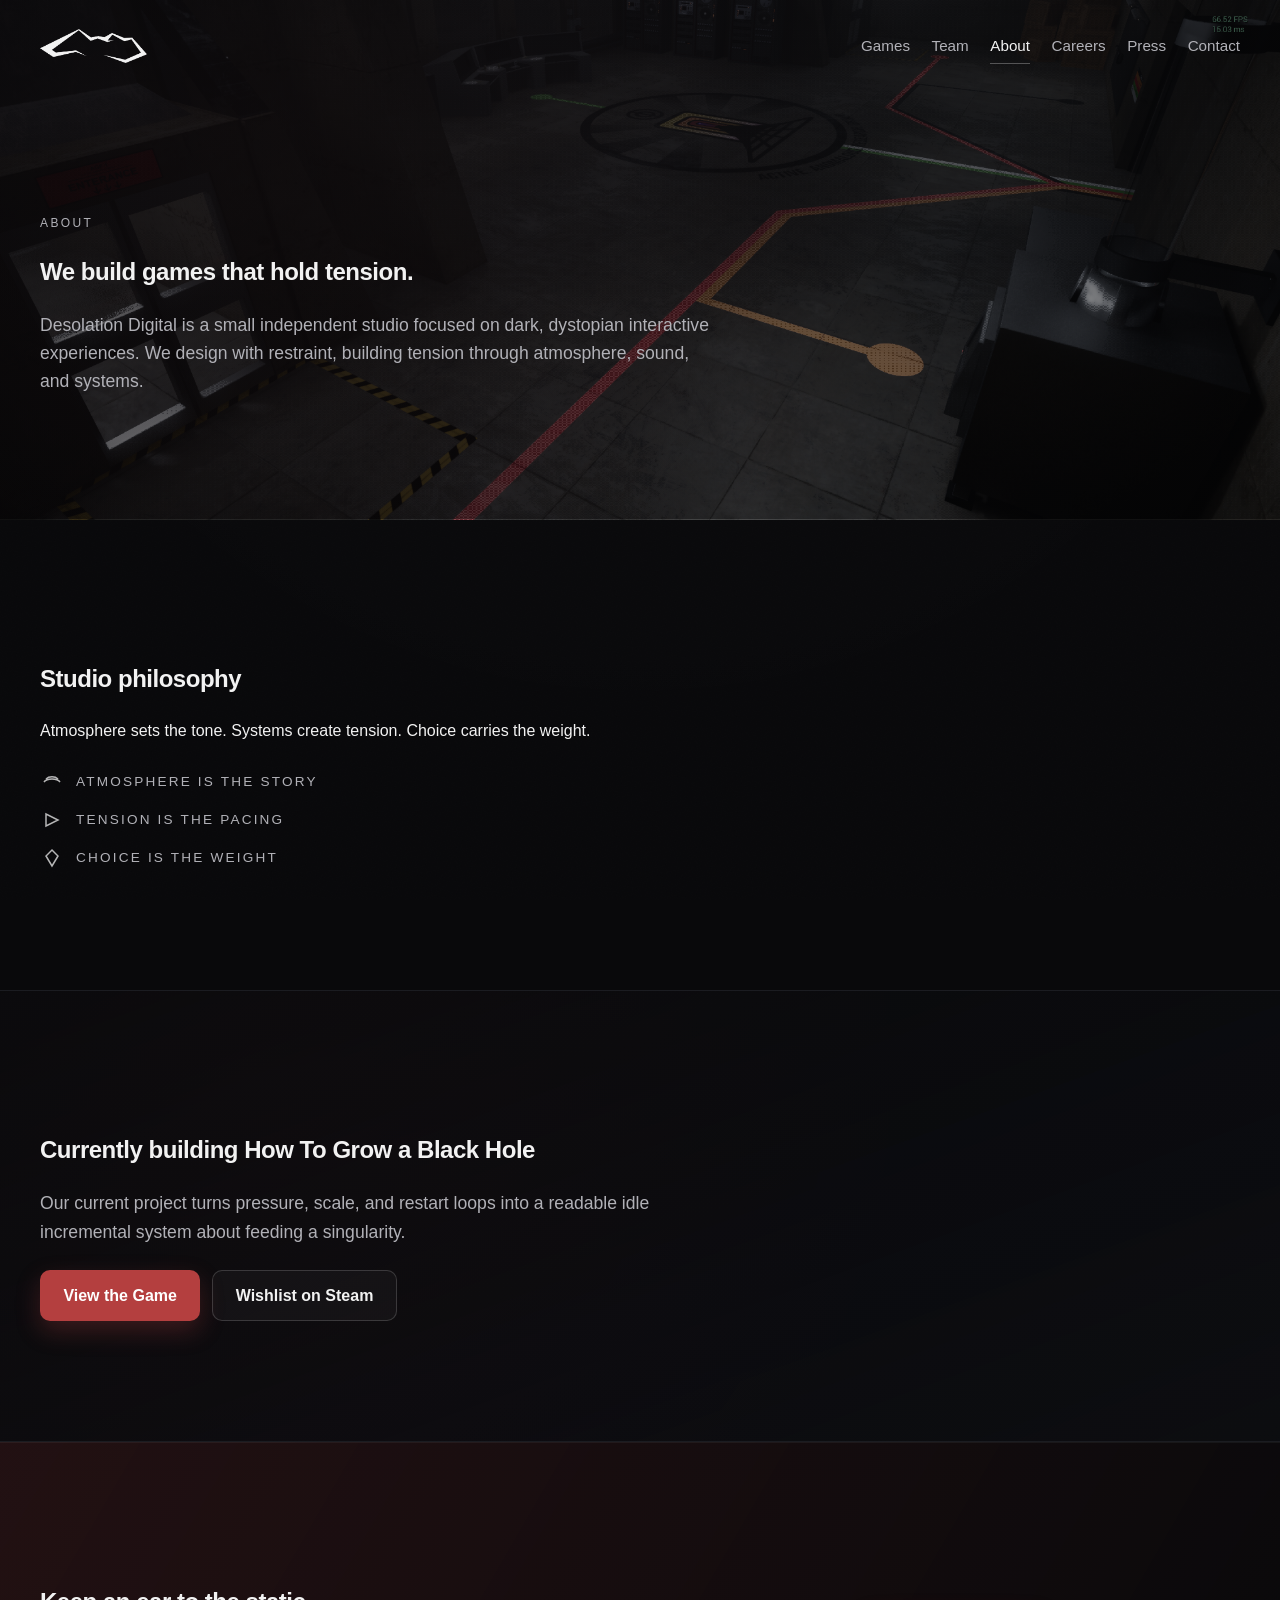
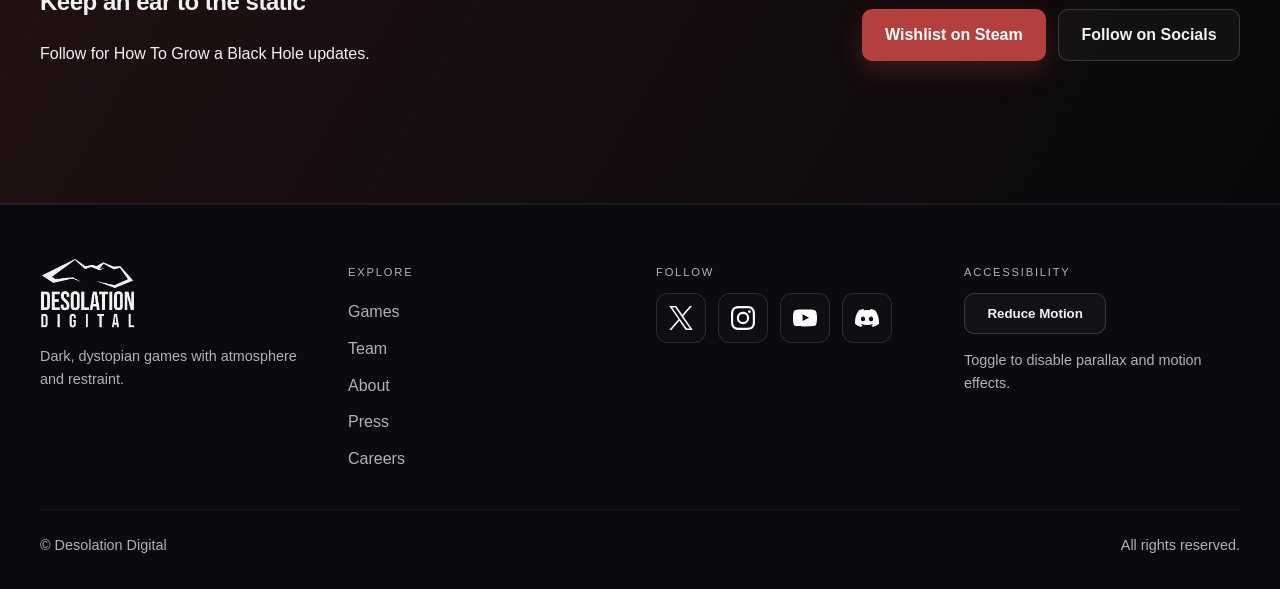
<file: about.html>
<!doctype html>
<html lang="en">
  <head>
    <meta charset="utf-8" />
    <meta name="viewport" content="width=device-width, initial-scale=1" />
    <title>About | Desolation Digital</title>
    <meta
      name="description"
      content="Desolation Digital is an independent studio focused on dark, dystopian interactive experiences."
    />
    <!-- Google tag (gtag.js) -->
    <script async src="https://www.googletagmanager.com/gtag/js?id=G-ME6VGCMWTN"></script>
    <script>
      window.dataLayer = window.dataLayer || [];
      function gtag() {
        dataLayer.push(arguments);
      }
      gtag("js", new Date());

      gtag("config", "G-ME6VGCMWTN");
    </script>
    <link rel="canonical" href="https://desolationdigital.com/about.html" />
    <meta name="robots" content="index, follow" />
    <meta property="og:title" content="About | Desolation Digital" />
    <meta
      property="og:description"
      content="Desolation Digital is an independent studio focused on dark, dystopian interactive experiences."
    />
    <meta property="og:type" content="website" />
    <meta property="og:url" content="https://desolationdigital.com/about.html" />
    <meta property="og:image" content="https://desolationdigital.com/resources/company/DDwText.png" />
    <meta name="twitter:card" content="summary_large_image" />
    <link rel="icon" href="resources/company/favicon.png" />
    <link rel="stylesheet" href="styles.css" />
  </head>
  <body class="site">
    <a class="skip-link" href="#main">Skip to content</a>

    <header class="site-header">
      <div class="container nav">
        <a class="brand" href="index.html" aria-label="Desolation Digital">
          <img src="resources/company/DDIcon.png" alt="Desolation Digital logo" />
        </a>
        <button class="nav-toggle" type="button" aria-expanded="false" aria-controls="primary-nav">
          <span class="sr-only">Menu</span>
          <span class="nav-toggle-bar"></span>
        </button>
        <nav class="nav-links" id="primary-nav" aria-label="Primary">
          <a href="games.html">Games</a>
          <a href="team.html">Team</a>
          <a class="active" href="about.html">About</a>
          <a href="careers.html">Careers</a>
          <a href="press.html">Press</a>
          <a href="contact.html">Contact</a>
        </nav>
      </div>
    </header>

    <main id="main">
      <section class="page-hero has-bg bg-facility">
        <div class="container">
          <p class="eyebrow">About</p>
          <h1>We build games that hold tension.</h1>
          <p class="lead">
            Desolation Digital is a small independent studio focused on dark, dystopian interactive
            experiences. We design with restraint, building tension through atmosphere, sound, and systems.
          </p>
        </div>
      </section>

      <section class="section">
        <div class="container">
          <div>
            <h2>Studio philosophy</h2>
            <p>Atmosphere sets the tone. Systems create tension. Choice carries the weight.</p>
          </div>
          <div class="points">
            <div class="point">
              <span class="point-icon" aria-hidden="true">
                <svg viewBox="0 0 24 24" fill="none" stroke="currentColor" stroke-width="1.5">
                  <path d="M4 13c3-4 13-4 16 0" />
                  <path d="M6 10c3-3 9-3 12 0" />
                </svg>
              </span>
              <span class="point-title">Atmosphere is the story</span>
            </div>
            <div class="point">
              <span class="point-icon" aria-hidden="true">
                <svg viewBox="0 0 24 24" fill="none" stroke="currentColor" stroke-width="1.5">
                  <path d="M6 18V6l12 6-12 6z" />
                </svg>
              </span>
              <span class="point-title">Tension is the pacing</span>
            </div>
            <div class="point">
              <span class="point-icon" aria-hidden="true">
                <svg viewBox="0 0 24 24" fill="none" stroke="currentColor" stroke-width="1.5">
                  <path d="M12 4l6 6-6 10-6-10 6-6z" />
                </svg>
              </span>
              <span class="point-title">Choice is the weight</span>
            </div>
          </div>
        </div>
      </section>

      <section class="section teaser has-bg bg-black-hole">
        <div class="container">
          <h2>Currently building How To Grow a Black Hole</h2>
          <p class="lead">
            Our current project turns pressure, scale, and restart loops into a readable idle
            incremental system about feeding a singularity.
          </p>
          <div class="cta-row">
            <a class="btn btn-primary" href="how-to-grow-a-black-hole.html">View the Game</a>
            <a class="btn btn-secondary" href="https://store.steampowered.com/app/4562150/" target="_blank" rel="noopener">Wishlist on Steam</a>
          </div>
        </div>
      </section>

      <section class="section cta-banner">
        <div class="container cta-inner">
          <div>
            <h2>Keep an ear to the static</h2>
            <p>Follow for How To Grow a Black Hole updates.</p>
          </div>
          <div class="cta-row">
            <a class="btn btn-primary" href="https://store.steampowered.com/app/4562150/" target="_blank" rel="noopener">Wishlist on Steam</a>
            <a class="btn btn-secondary" href="contact.html">Follow on Socials</a>
          </div>
        </div>
      </section>
    </main>

    <footer class="site-footer">
      <div class="container footer-grid">
        <div>
          <a class="brand" href="index.html" aria-label="Desolation Digital">
            <img src="resources/company/DDwText.png" alt="Desolation Digital logo" />
          </a>
          <p class="small">Dark, dystopian games with atmosphere and restraint.</p>
        </div>
        <div class="footer-links">
          <p class="footer-title">Explore</p>
          <a href="games.html">Games</a>
          <a href="team.html">Team</a>
          <a href="about.html">About</a>
          <a href="press.html">Press</a>
          <a href="careers.html">Careers</a>
        </div>
        <div>
          <p class="footer-title">Follow</p>
          <div class="social-row">
            <a class="social-link" href="https://x.com/DesolationDgtl" aria-label="Twitter/X" target="_blank" rel="noopener">
              <span class="social-icon" aria-hidden="true">
                <img src="resources/socials/xlogo.svg" alt="" aria-hidden="true" />
              </span>
            </a>
            <a class="social-link" href="https://instagram.com/DesolationDigital" aria-label="Instagram" target="_blank" rel="noopener">
              <span class="social-icon" aria-hidden="true">
                <img src="resources/socials/Instagram_Glyph_White.svg" alt="" aria-hidden="true" />
              </span>
            </a>
            <a class="social-link" href="https://youtube.com/@DesolationDigital" aria-label="YouTube" target="_blank" rel="noopener">
              <span class="social-icon" aria-hidden="true">
                <img src="resources/socials/youtube-white.svg" alt="" aria-hidden="true" />
              </span>
            </a>
            <a class="social-link" href="https://discord.gg/DesolationDigital" aria-label="Discord" target="_blank" rel="noopener">
              <span class="social-icon" aria-hidden="true">
                <img src="resources/socials/Discord-Symbol-White.svg" alt="" aria-hidden="true" />
              </span>
            </a>
          </div>
        </div>
        <div>
          <p class="footer-title">Accessibility</p>
          <button class="btn btn-secondary motion-toggle" type="button">Reduce Motion</button>
          <p class="small">Toggle to disable parallax and motion effects.</p>
        </div>
      </div>
      <div class="container footer-bottom">
        <span>© Desolation Digital</span>
        <span>All rights reserved.</span>
      </div>
    </footer>

    <script src="script.js"></script>
  </body>
</html>
</file>
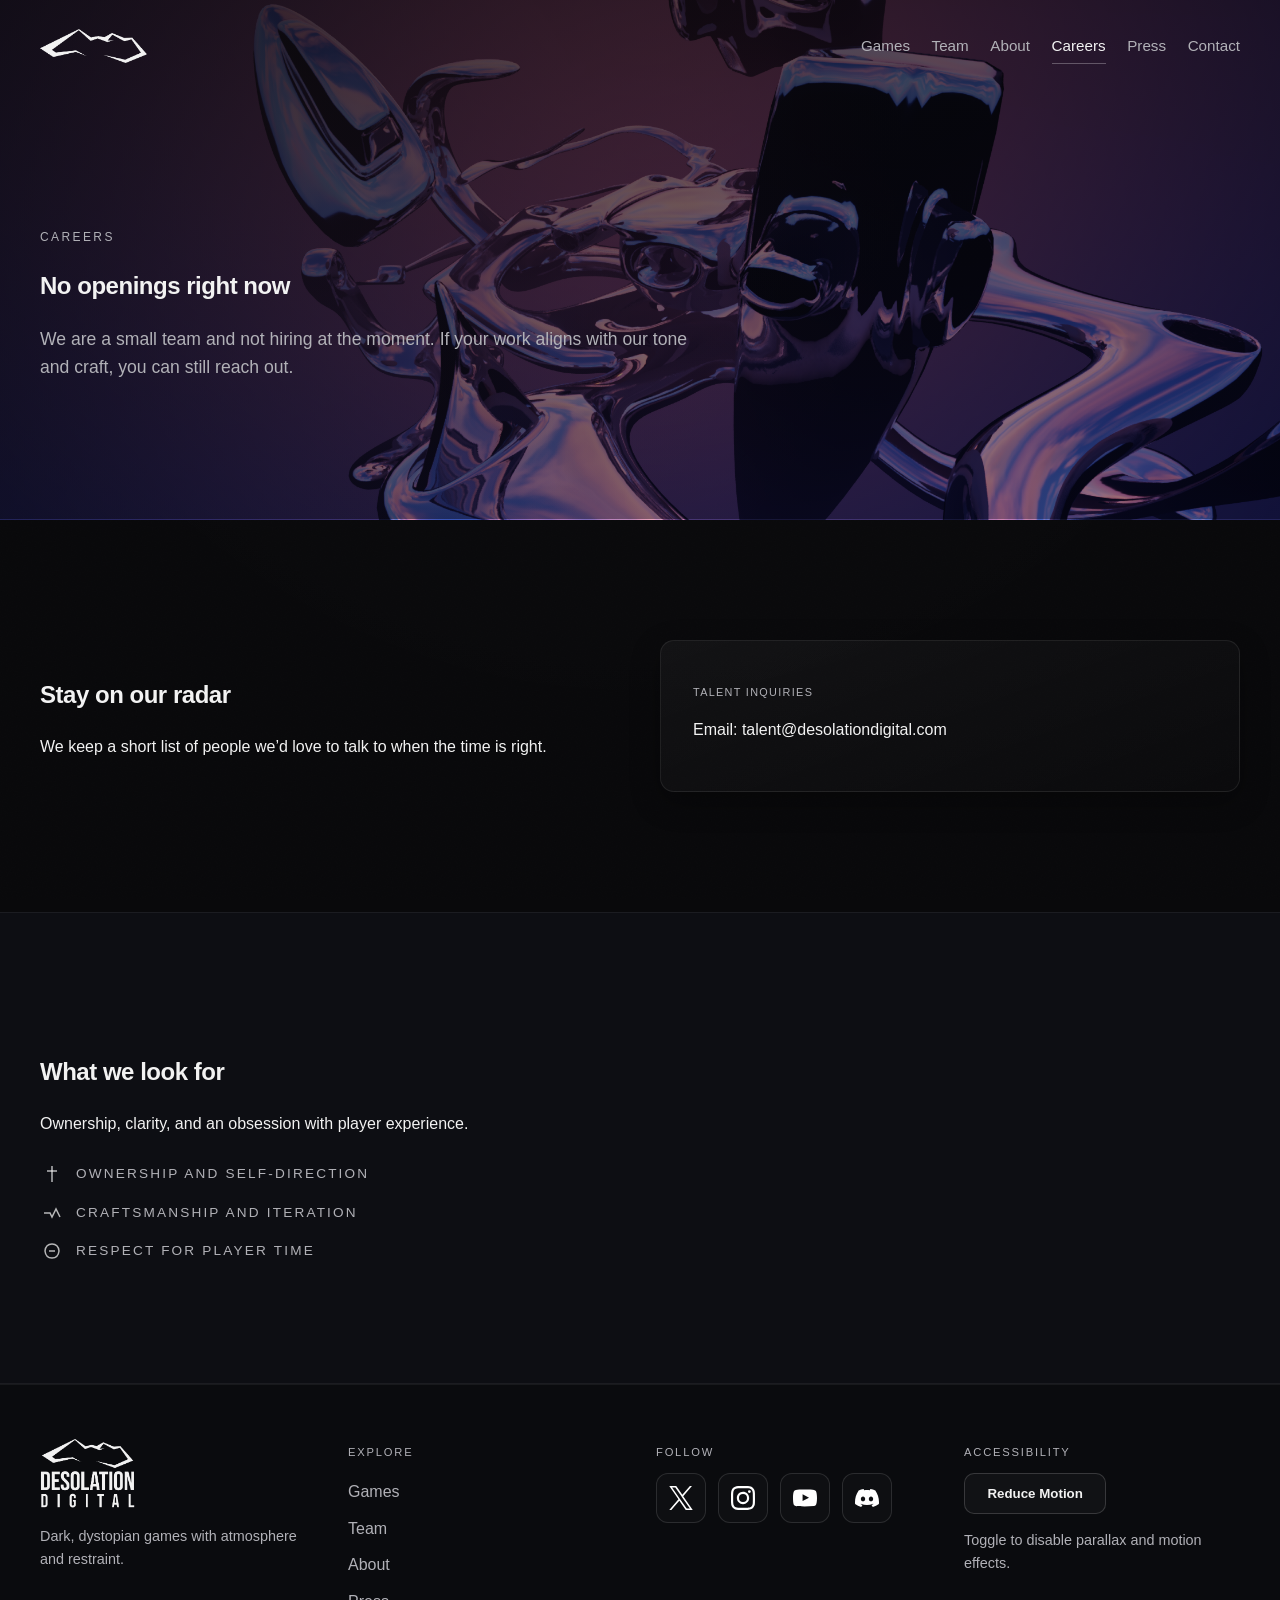
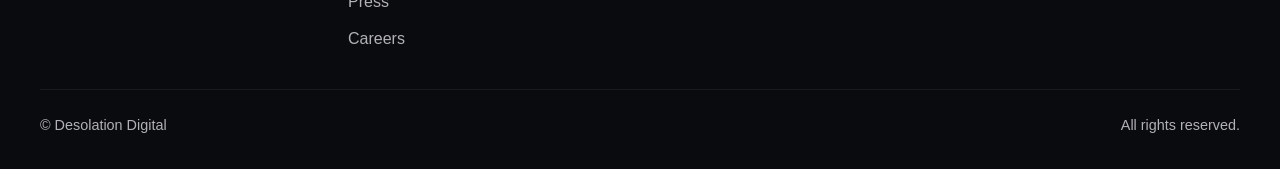
<file: careers.html>
<!doctype html>
<html lang="en">
  <head>
    <meta charset="utf-8" />
    <meta name="viewport" content="width=device-width, initial-scale=1" />
    <title>Careers | Desolation Digital</title>
    <meta name="description" content="Careers at Desolation Digital." />
    <!-- Google tag (gtag.js) -->
    <script async src="https://www.googletagmanager.com/gtag/js?id=G-ME6VGCMWTN"></script>
    <script>
      window.dataLayer = window.dataLayer || [];
      function gtag() {
        dataLayer.push(arguments);
      }
      gtag("js", new Date());

      gtag("config", "G-ME6VGCMWTN");
    </script>
    <link rel="canonical" href="https://desolationdigital.com/careers.html" />
    <meta name="robots" content="index, follow" />
    <meta property="og:title" content="Careers | Desolation Digital" />
    <meta property="og:description" content="Careers at Desolation Digital." />
    <meta property="og:type" content="website" />
    <meta property="og:url" content="https://desolationdigital.com/careers.html" />
    <meta property="og:image" content="https://desolationdigital.com/resources/company/DDwText.png" />
    <meta name="twitter:card" content="summary_large_image" />
    <link rel="icon" href="resources/company/favicon.png" />
    <link rel="stylesheet" href="styles.css" />
  </head>
  <body class="site">
    <a class="skip-link" href="#main">Skip to content</a>

    <header class="site-header">
      <div class="container nav">
        <a class="brand" href="index.html" aria-label="Desolation Digital">
          <img src="resources/company/DDIcon.png" alt="Desolation Digital logo" />
        </a>
        <button class="nav-toggle" type="button" aria-expanded="false" aria-controls="primary-nav">
          <span class="sr-only">Menu</span>
          <span class="nav-toggle-bar"></span>
        </button>
        <nav class="nav-links" id="primary-nav" aria-label="Primary">
          <a href="games.html">Games</a>
          <a href="team.html">Team</a>
          <a href="about.html">About</a>
          <a class="active" href="careers.html">Careers</a>
          <a href="press.html">Press</a>
          <a href="contact.html">Contact</a>
        </nav>
      </div>
    </header>

    <main id="main">
      <section class="page-hero has-bg bg-map">
        <div class="container">
          <p class="eyebrow">Careers</p>
          <h1>No openings right now</h1>
          <p class="lead">
            We are a small team and not hiring at the moment. If your work aligns with our tone and
            craft, you can still reach out.
          </p>
        </div>
      </section>

      <section class="section">
        <div class="container split">
          <div>
            <h2>Stay on our radar</h2>
            <p>We keep a short list of people we’d love to talk to when the time is right.</p>
          </div>
          <div class="card">
            <p class="tag">Talent inquiries</p>
            <p>Email: <a href="mailto:talent@desolationdigital.com">talent@desolationdigital.com</a></p>
          </div>
        </div>
      </section>

      <section class="section teaser">
        <div class="container">
          <div>
            <h2>What we look for</h2>
            <p>Ownership, clarity, and an obsession with player experience.</p>
          </div>
          <div class="points">
            <div class="point">
              <span class="point-icon" aria-hidden="true">
                <svg viewBox="0 0 24 24" fill="none" stroke="currentColor" stroke-width="1.5">
                  <path d="M12 4v16" />
                  <path d="M7 9h10" />
                </svg>
              </span>
              <span class="point-title">Ownership and self-direction</span>
            </div>
            <div class="point">
              <span class="point-icon" aria-hidden="true">
                <svg viewBox="0 0 24 24" fill="none" stroke="currentColor" stroke-width="1.5">
                  <path d="M4 12h6l2 4 4-8 4 8" />
                </svg>
              </span>
              <span class="point-title">Craftsmanship and iteration</span>
            </div>
            <div class="point">
              <span class="point-icon" aria-hidden="true">
                <svg viewBox="0 0 24 24" fill="none" stroke="currentColor" stroke-width="1.5">
                  <path d="M12 5c3.5 0 6.5 2.5 7 7-0.5 4.5-3.5 7-7 7s-6.5-2.5-7-7c0.5-4.5 3.5-7 7-7z" />
                  <path d="M9 12h6" />
                </svg>
              </span>
              <span class="point-title">Respect for player time</span>
            </div>
          </div>
        </div>
      </section>
    </main>

    <footer class="site-footer">
      <div class="container footer-grid">
        <div>
          <a class="brand" href="index.html" aria-label="Desolation Digital">
            <img src="resources/company/DDwText.png" alt="Desolation Digital logo" />
          </a>
          <p class="small">Dark, dystopian games with atmosphere and restraint.</p>
        </div>
        <div class="footer-links">
          <p class="footer-title">Explore</p>
          <a href="games.html">Games</a>
          <a href="team.html">Team</a>
          <a href="about.html">About</a>
          <a href="press.html">Press</a>
          <a href="careers.html">Careers</a>
        </div>
        <div>
          <p class="footer-title">Follow</p>
          <div class="social-row">
            <a class="social-link" href="https://x.com/DesolationDgtl" aria-label="Twitter/X" target="_blank" rel="noopener">
              <span class="social-icon" aria-hidden="true">
                <img src="resources/socials/xlogo.svg" alt="" aria-hidden="true" />
              </span>
            </a>
            <a class="social-link" href="https://instagram.com/DesolationDigital" aria-label="Instagram" target="_blank" rel="noopener">
              <span class="social-icon" aria-hidden="true">
                <img src="resources/socials/Instagram_Glyph_White.svg" alt="" aria-hidden="true" />
              </span>
            </a>
            <a class="social-link" href="https://youtube.com/@DesolationDigital" aria-label="YouTube" target="_blank" rel="noopener">
              <span class="social-icon" aria-hidden="true">
                <img src="resources/socials/youtube-white.svg" alt="" aria-hidden="true" />
              </span>
            </a>
            <a class="social-link" href="https://discord.gg/DesolationDigital" aria-label="Discord" target="_blank" rel="noopener">
              <span class="social-icon" aria-hidden="true">
                <img src="resources/socials/Discord-Symbol-White.svg" alt="" aria-hidden="true" />
              </span>
            </a>
          </div>
        </div>
        <div>
          <p class="footer-title">Accessibility</p>
          <button class="btn btn-secondary motion-toggle" type="button">Reduce Motion</button>
          <p class="small">Toggle to disable parallax and motion effects.</p>
        </div>
      </div>
      <div class="container footer-bottom">
        <span>© Desolation Digital</span>
        <span>All rights reserved.</span>
      </div>
    </footer>

    <script src="script.js"></script>
  </body>
</html>
</file>
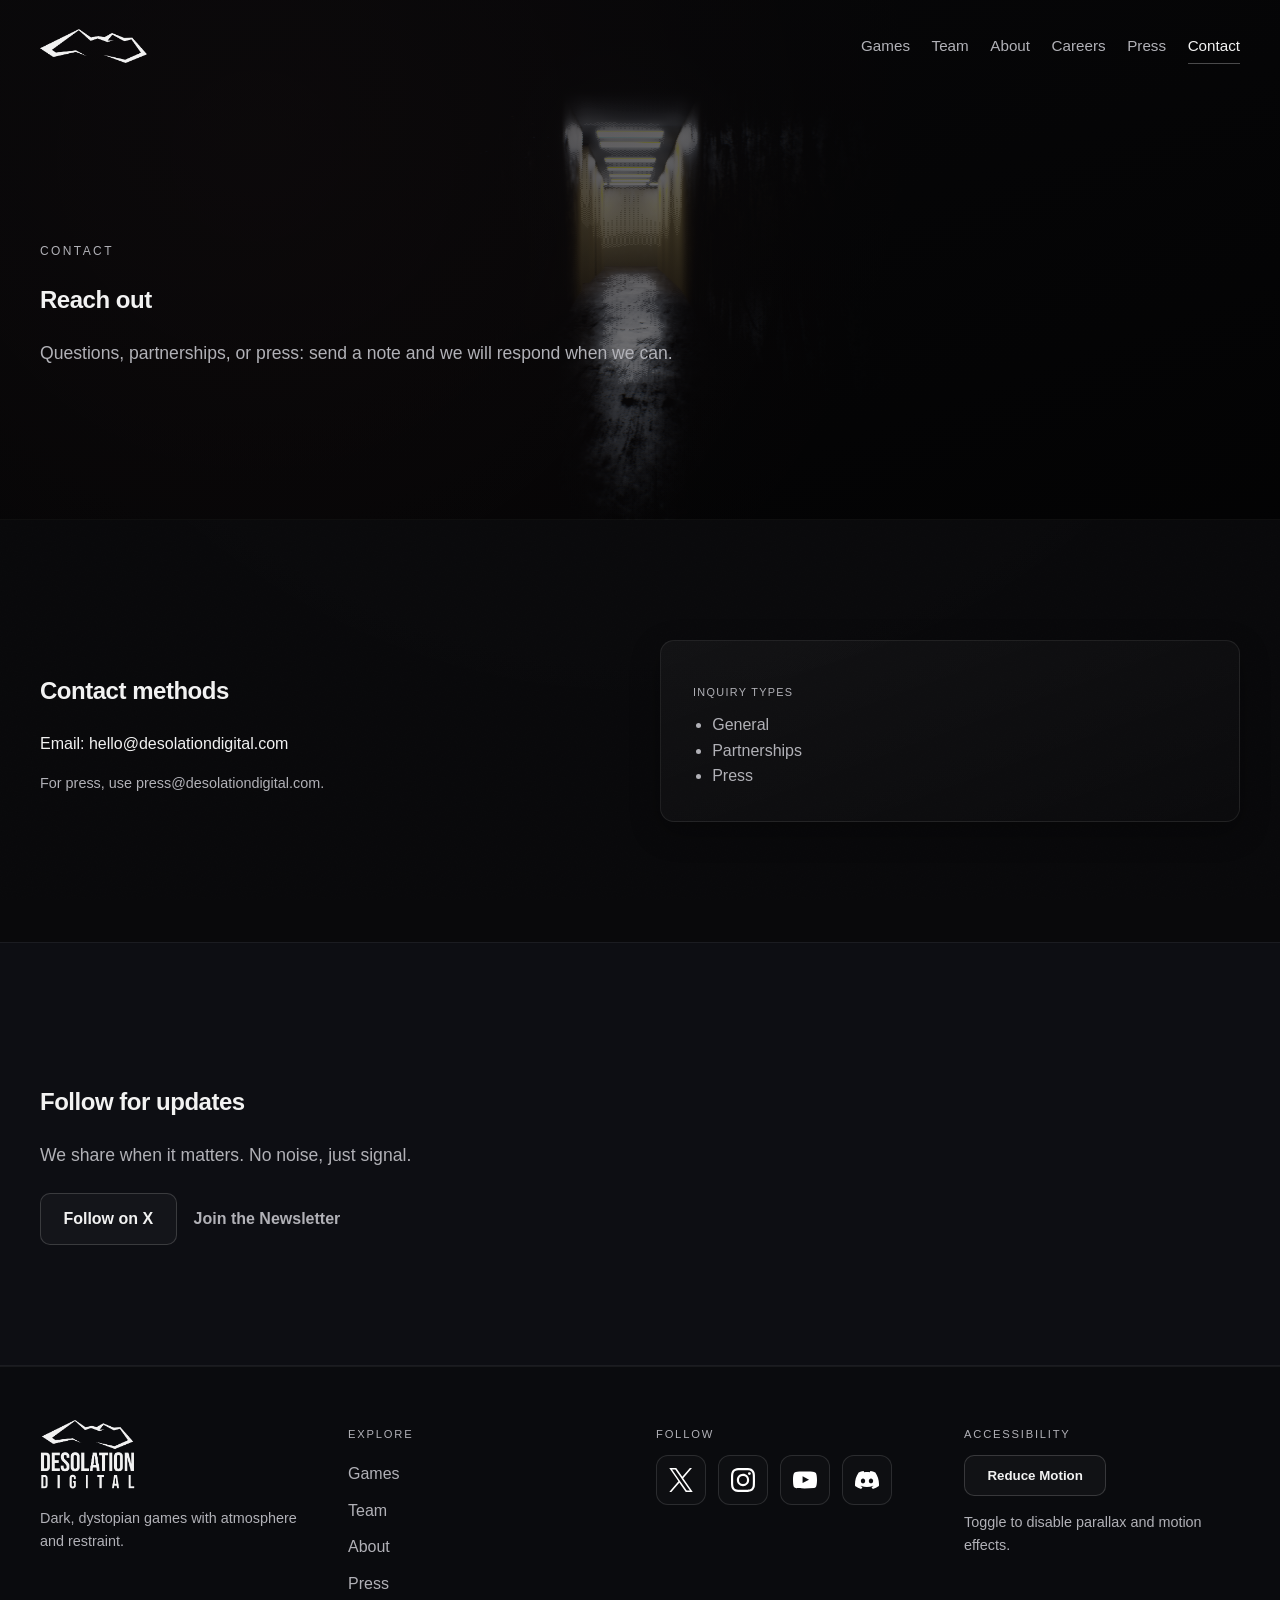
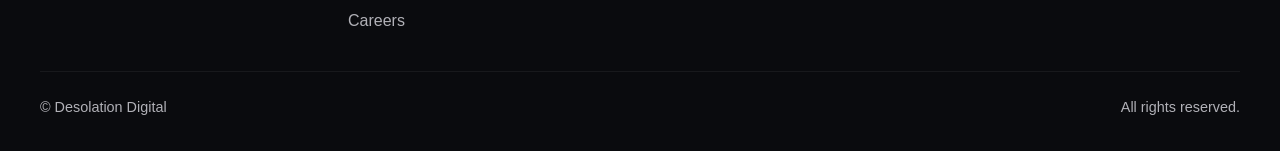
<file: contact.html>
<!doctype html>
<html lang="en">
  <head>
    <meta charset="utf-8" />
    <meta name="viewport" content="width=device-width, initial-scale=1" />
    <title>Contact | Desolation Digital</title>
    <meta name="description" content="Get in touch with Desolation Digital." />
    <!-- Google tag (gtag.js) -->
    <script async src="https://www.googletagmanager.com/gtag/js?id=G-ME6VGCMWTN"></script>
    <script>
      window.dataLayer = window.dataLayer || [];
      function gtag() {
        dataLayer.push(arguments);
      }
      gtag("js", new Date());

      gtag("config", "G-ME6VGCMWTN");
    </script>
    <link rel="canonical" href="https://desolationdigital.com/contact.html" />
    <meta name="robots" content="index, follow" />
    <meta property="og:title" content="Contact | Desolation Digital" />
    <meta property="og:description" content="Get in touch with Desolation Digital." />
    <meta property="og:type" content="website" />
    <meta property="og:url" content="https://desolationdigital.com/contact.html" />
    <meta property="og:image" content="https://desolationdigital.com/resources/company/DDwText.png" />
    <meta name="twitter:card" content="summary_large_image" />
    <link rel="icon" href="resources/company/favicon.png" />
    <link rel="stylesheet" href="styles.css" />
  </head>
  <body class="site">
    <a class="skip-link" href="#main">Skip to content</a>

    <header class="site-header">
      <div class="container nav">
        <a class="brand" href="index.html" aria-label="Desolation Digital">
          <img src="resources/company/DDIcon.png" alt="Desolation Digital logo" />
        </a>
        <button class="nav-toggle" type="button" aria-expanded="false" aria-controls="primary-nav">
          <span class="sr-only">Menu</span>
          <span class="nav-toggle-bar"></span>
        </button>
        <nav class="nav-links" id="primary-nav" aria-label="Primary">
          <a href="games.html">Games</a>
          <a href="team.html">Team</a>
          <a href="about.html">About</a>
          <a href="careers.html">Careers</a>
          <a href="press.html">Press</a>
          <a class="active" href="contact.html">Contact</a>
        </nav>
      </div>
    </header>

    <main id="main">
      <section class="page-hero has-bg bg-hallway">
        <div class="container">
          <p class="eyebrow">Contact</p>
          <h1>Reach out</h1>
          <p class="lead">
            Questions, partnerships, or press: send a note and we will respond when we can.
          </p>
        </div>
      </section>

      <section class="section">
        <div class="container split">
          <div>
            <h2>Contact methods</h2>
            <p>Email: <a href="mailto:hello@desolationdigital.com">hello@desolationdigital.com</a></p>
            <p class="small muted">For press, use <a href="mailto:press@desolationdigital.com">press@desolationdigital.com</a>.</p>
          </div>
          <div class="card">
            <p class="tag">Inquiry types</p>
            <ul class="list">
              <li>General</li>
              <li>Partnerships</li>
              <li>Press</li>
            </ul>
          </div>
        </div>
      </section>

      <section class="section teaser">
        <div class="container">
          <h2>Follow for updates</h2>
          <p class="lead">We share when it matters. No noise, just signal.</p>
          <div class="cta-row">
          <a class="btn btn-secondary" href="https://x.com/DesolationDgtl" target="_blank" rel="noopener">Follow on X</a>
            <a class="btn btn-tertiary" href="https://desolationdigital.com/newsletter">Join the Newsletter</a>
          </div>
        </div>
      </section>
    </main>

    <footer class="site-footer">
      <div class="container footer-grid">
        <div>
          <a class="brand" href="index.html" aria-label="Desolation Digital">
            <img src="resources/company/DDwText.png" alt="Desolation Digital logo" />
          </a>
          <p class="small">Dark, dystopian games with atmosphere and restraint.</p>
        </div>
        <div class="footer-links">
          <p class="footer-title">Explore</p>
          <a href="games.html">Games</a>
          <a href="team.html">Team</a>
          <a href="about.html">About</a>
          <a href="press.html">Press</a>
          <a href="careers.html">Careers</a>
        </div>
        <div>
          <p class="footer-title">Follow</p>
          <div class="social-row">
            <a class="social-link" href="https://x.com/DesolationDgtl" aria-label="Twitter/X" target="_blank" rel="noopener">
              <span class="social-icon" aria-hidden="true">
                <img src="resources/socials/xlogo.svg" alt="" aria-hidden="true" />
              </span>
            </a>
            <a class="social-link" href="https://instagram.com/DesolationDigital" aria-label="Instagram" target="_blank" rel="noopener">
              <span class="social-icon" aria-hidden="true">
                <img src="resources/socials/Instagram_Glyph_White.svg" alt="" aria-hidden="true" />
              </span>
            </a>
            <a class="social-link" href="https://youtube.com/@DesolationDigital" aria-label="YouTube" target="_blank" rel="noopener">
              <span class="social-icon" aria-hidden="true">
                <img src="resources/socials/youtube-white.svg" alt="" aria-hidden="true" />
              </span>
            </a>
            <a class="social-link" href="https://discord.gg/DesolationDigital" aria-label="Discord" target="_blank" rel="noopener">
              <span class="social-icon" aria-hidden="true">
                <img src="resources/socials/Discord-Symbol-White.svg" alt="" aria-hidden="true" />
              </span>
            </a>
          </div>
        </div>
        <div>
          <p class="footer-title">Accessibility</p>
          <button class="btn btn-secondary motion-toggle" type="button">Reduce Motion</button>
          <p class="small">Toggle to disable parallax and motion effects.</p>
        </div>
      </div>
      <div class="container footer-bottom">
        <span>© Desolation Digital</span>
        <span>All rights reserved.</span>
      </div>
    </footer>

    <script src="script.js"></script>
  </body>
</html>
</file>
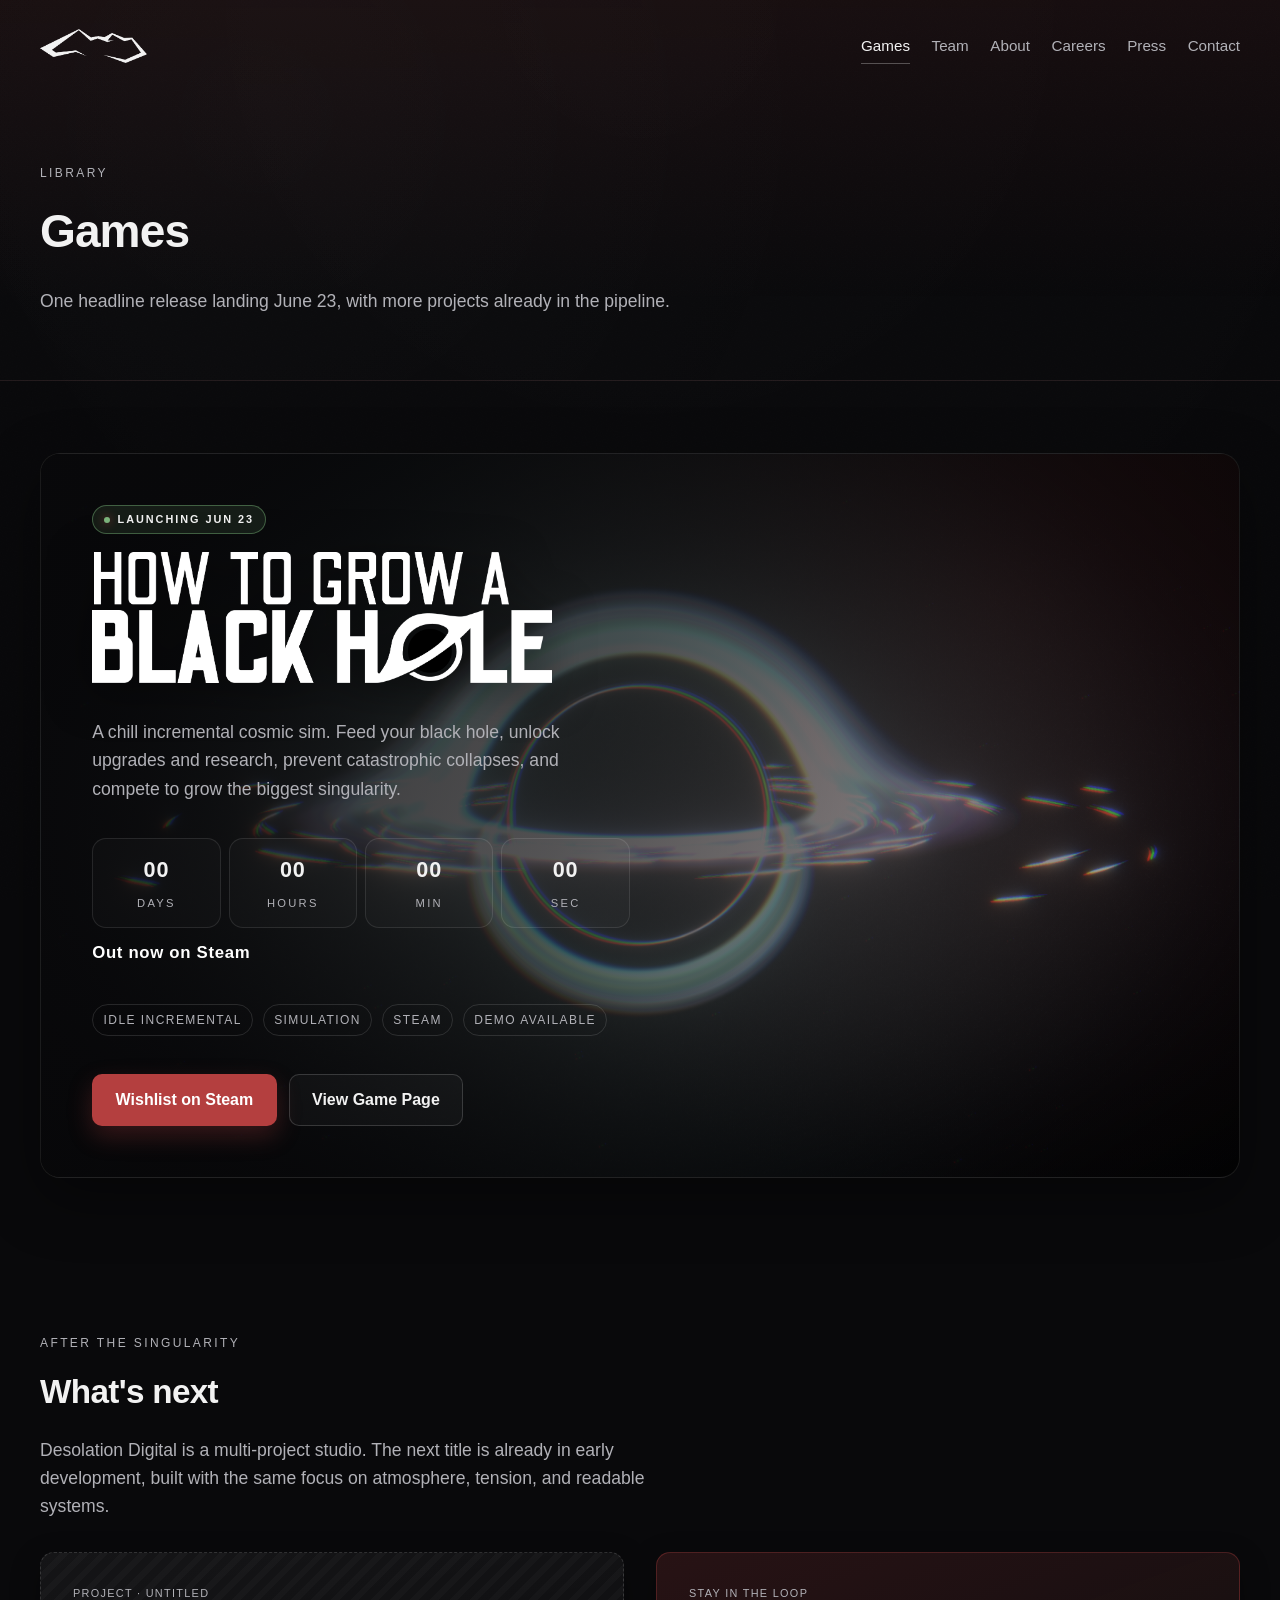
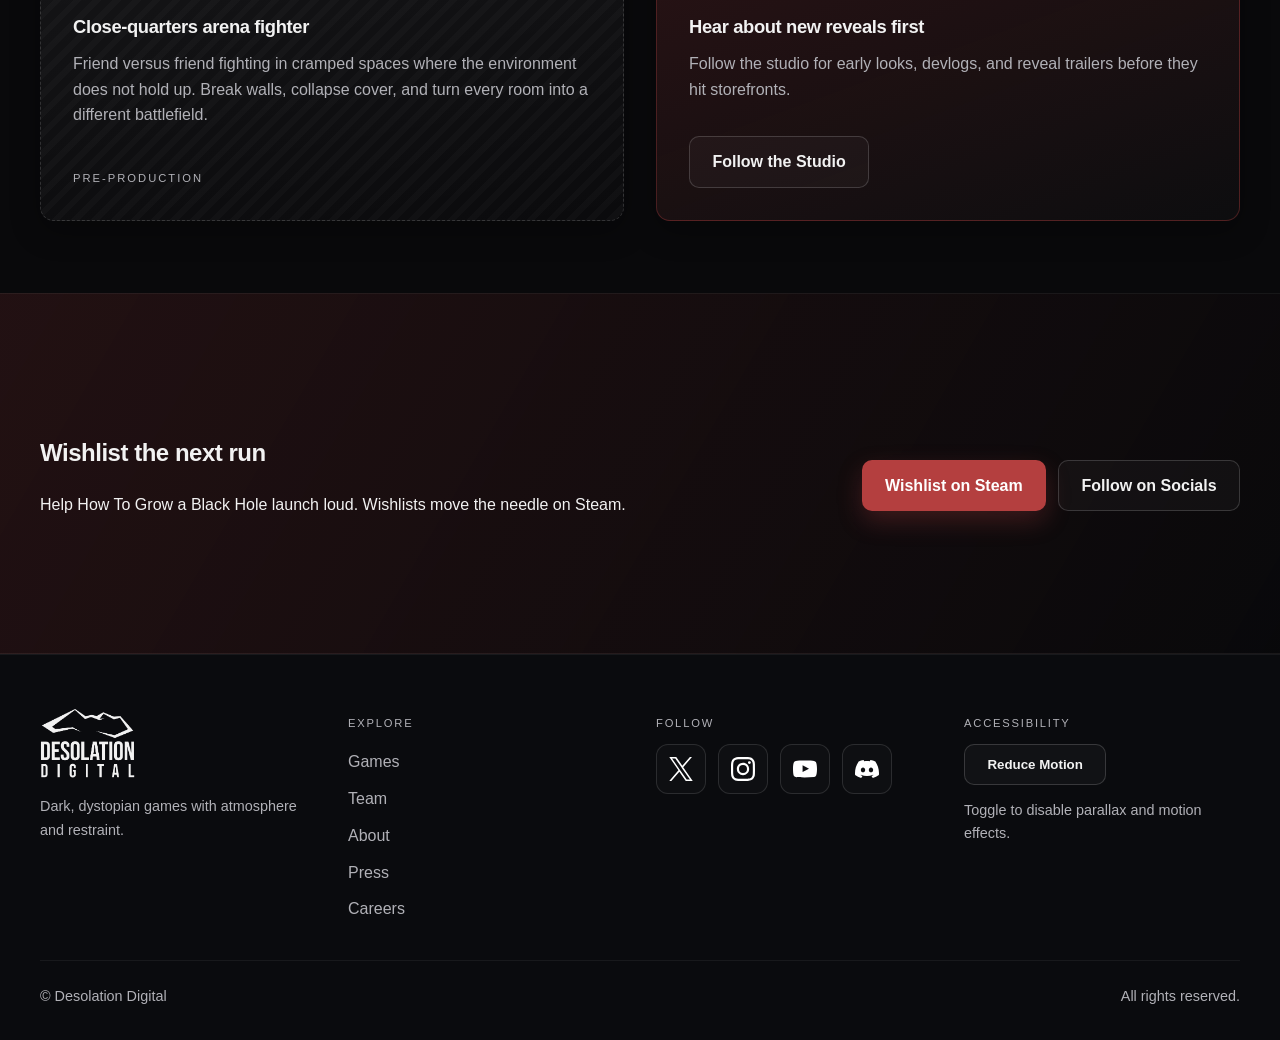
<file: games.html>
<!doctype html>
<html lang="en">
  <head>
    <meta charset="utf-8" />
    <meta name="viewport" content="width=device-width, initial-scale=1" />
    <title>Games | Desolation Digital</title>
    <meta
      name="description"
      content="How To Grow a Black Hole launches June 23, 2026 on Steam. Desolation Digital's chill incremental cosmic sim with upgrades, research, collapses, Codex facts, and leaderboards."
    />
    <!-- Google tag (gtag.js) -->
    <script async src="https://www.googletagmanager.com/gtag/js?id=G-ME6VGCMWTN"></script>
    <script>
      window.dataLayer = window.dataLayer || [];
      function gtag() {
        dataLayer.push(arguments);
      }
      gtag("js", new Date());

      gtag("config", "G-ME6VGCMWTN");
    </script>
    <link rel="canonical" href="https://desolationdigital.com/games.html" />
    <meta name="robots" content="index, follow" />
    <meta property="og:title" content="Games | Desolation Digital" />
    <meta
      property="og:description"
      content="How To Grow a Black Hole launches June 23, 2026. Feed your black hole, unlock upgrades, prevent collapses, and compete on Steam leaderboards."
    />
    <meta property="og:type" content="website" />
    <meta property="og:url" content="https://desolationdigital.com/games.html" />
    <meta property="og:image" content="https://desolationdigital.com/resources/games/htgabh/main-capsule.png" />
    <meta name="twitter:card" content="summary_large_image" />
    <link rel="icon" href="resources/company/favicon.png" />
    <link rel="stylesheet" href="styles.css" />
  </head>
  <body class="site">
    <a class="skip-link" href="#main">Skip to content</a>

    <header class="site-header">
      <div class="container nav">
        <a class="brand" href="index.html" aria-label="Desolation Digital">
          <img src="resources/company/DDIcon.png" alt="Desolation Digital logo" />
        </a>
        <button class="nav-toggle" type="button" aria-expanded="false" aria-controls="primary-nav">
          <span class="sr-only">Menu</span>
          <span class="nav-toggle-bar"></span>
        </button>
        <nav class="nav-links" id="primary-nav" aria-label="Primary">
          <a class="active" href="games.html">Games</a>
          <a href="team.html">Team</a>
          <a href="about.html">About</a>
          <a href="careers.html">Careers</a>
          <a href="press.html">Press</a>
          <a href="contact.html">Contact</a>
        </nav>
      </div>
    </header>

    <main id="main">
      <section class="page-hero page-hero-compact">
        <div class="container">
          <p class="eyebrow">Library</p>
          <h1>Games</h1>
          <p class="lead">
            One headline release landing June 23, with more projects already in the pipeline.
          </p>
        </div>
      </section>

      <section class="section section-tight">
        <div class="container">
          <div class="games-list">

            <article class="game-card has-bg bg-black-hole">
              <a class="game-card-link" href="how-to-grow-a-black-hole.html" aria-label="How To Grow a Black Hole game page"></a>
              <div class="game-card-body">
                <p class="status-pill status-launching">Launching Jun 23</p>
                <img class="game-card-title-art" src="resources/games/htgabh/title.png" alt="How To Grow a Black Hole" />
                <p class="lead">
                  A chill incremental cosmic sim. Feed your black hole, unlock upgrades and research, prevent catastrophic collapses, and compete to grow the biggest singularity.
                </p>
                <div
                  class="countdown countdown-compact"
                  data-release-countdown="2026-06-23T10:00:00-07:00"
                  aria-live="polite"
                >
                  <p class="countdown-heading" data-countdown-heading>Releases in</p>
                  <div class="countdown-units" data-countdown-units>
                    <div class="countdown-unit">
                      <span class="countdown-value" data-countdown-digit>
                        <span data-countdown-char>0</span><span data-countdown-char>0</span>
                      </span>
                      <span class="countdown-label">Days</span>
                    </div>
                    <div class="countdown-unit">
                      <span class="countdown-value" data-countdown-digit>
                        <span data-countdown-char>0</span><span data-countdown-char>0</span>
                      </span>
                      <span class="countdown-label">Hours</span>
                    </div>
                    <div class="countdown-unit">
                      <span class="countdown-value" data-countdown-digit>
                        <span data-countdown-char>0</span><span data-countdown-char>0</span>
                      </span>
                      <span class="countdown-label">Min</span>
                    </div>
                    <div class="countdown-unit">
                      <span class="countdown-value" data-countdown-digit>
                        <span data-countdown-char>0</span><span data-countdown-char>0</span>
                      </span>
                      <span class="countdown-label">Sec</span>
                    </div>
                  </div>
                  <p class="countdown-launched" data-countdown-launched hidden>Out now on Steam</p>
                </div>
                <div class="game-meta">
                  <span>Idle Incremental</span>
                  <span>Simulation</span>
                  <span>Steam</span>
                  <span>Demo Available</span>
                </div>
                <div class="cta-row">
                  <a class="btn btn-primary" href="https://store.steampowered.com/app/4562150/" target="_blank" rel="noopener">Wishlist on Steam</a>
                  <a class="btn btn-secondary" href="how-to-grow-a-black-hole.html">View Game Page</a>
                </div>
              </div>
            </article>

          </div>
        </div>
      </section>

      <section class="section section-tight">
        <div class="container">
          <div class="upcoming-head">
            <p class="eyebrow">After the singularity</p>
            <h2>What's next</h2>
            <p class="lead">
              Desolation Digital is a multi-project studio. The next title is already in early development, built with the same focus on atmosphere, tension, and readable systems.
            </p>
          </div>
          <div class="grid cards future-grid">
            <article class="card future-card">
              <p class="tag">Project · Untitled</p>
              <h3>Close-quarters arena fighter</h3>
              <p>Friend versus friend fighting in cramped spaces where the environment does not hold up. Break walls, collapse cover, and turn every room into a different battlefield.</p>
              <p class="future-status">Pre-production</p>
            </article>
            <article class="card future-card future-card-cta">
              <p class="tag">Stay in the loop</p>
              <h3>Hear about new reveals first</h3>
              <p>Follow the studio for early looks, devlogs, and reveal trailers before they hit storefronts.</p>
              <div class="cta-row">
                <a class="btn btn-secondary" href="contact.html">Follow the Studio</a>
              </div>
            </article>
          </div>
        </div>
      </section>

      <section class="section cta-banner">
        <div class="container cta-inner">
          <div>
            <h2>Wishlist the next run</h2>
            <p>Help How To Grow a Black Hole launch loud. Wishlists move the needle on Steam.</p>
          </div>
          <div class="cta-row">
            <a class="btn btn-primary" href="https://store.steampowered.com/app/4562150/" target="_blank" rel="noopener">Wishlist on Steam</a>
            <a class="btn btn-secondary" href="contact.html">Follow on Socials</a>
          </div>
        </div>
      </section>
    </main>

    <footer class="site-footer">
      <div class="container footer-grid">
        <div>
          <a class="brand" href="index.html" aria-label="Desolation Digital">
            <img src="resources/company/DDwText.png" alt="Desolation Digital logo" />
          </a>
          <p class="small">Dark, dystopian games with atmosphere and restraint.</p>
        </div>
        <div class="footer-links">
          <p class="footer-title">Explore</p>
          <a href="games.html">Games</a>
          <a href="team.html">Team</a>
          <a href="about.html">About</a>
          <a href="press.html">Press</a>
          <a href="careers.html">Careers</a>
        </div>
        <div>
          <p class="footer-title">Follow</p>
          <div class="social-row">
            <a class="social-link" href="https://x.com/DesolationDgtl" aria-label="Twitter/X" target="_blank" rel="noopener">
              <span class="social-icon" aria-hidden="true">
                <img src="resources/socials/xlogo.svg" alt="" aria-hidden="true" />
              </span>
            </a>
            <a class="social-link" href="https://instagram.com/DesolationDigital" aria-label="Instagram" target="_blank" rel="noopener">
              <span class="social-icon" aria-hidden="true">
                <img src="resources/socials/Instagram_Glyph_White.svg" alt="" aria-hidden="true" />
              </span>
            </a>
            <a class="social-link" href="https://youtube.com/@DesolationDigital" aria-label="YouTube" target="_blank" rel="noopener">
              <span class="social-icon" aria-hidden="true">
                <img src="resources/socials/youtube-white.svg" alt="" aria-hidden="true" />
              </span>
            </a>
            <a class="social-link" href="https://discord.gg/DesolationDigital" aria-label="Discord" target="_blank" rel="noopener">
              <span class="social-icon" aria-hidden="true">
                <img src="resources/socials/Discord-Symbol-White.svg" alt="" aria-hidden="true" />
              </span>
            </a>
          </div>
        </div>
        <div>
          <p class="footer-title">Accessibility</p>
          <button class="btn btn-secondary motion-toggle" type="button">Reduce Motion</button>
          <p class="small">Toggle to disable parallax and motion effects.</p>
        </div>
      </div>
      <div class="container footer-bottom">
        <span>&copy; Desolation Digital</span>
        <span>All rights reserved.</span>
      </div>
    </footer>

    <script src="script.js"></script>
  </body>
</html>
</file>
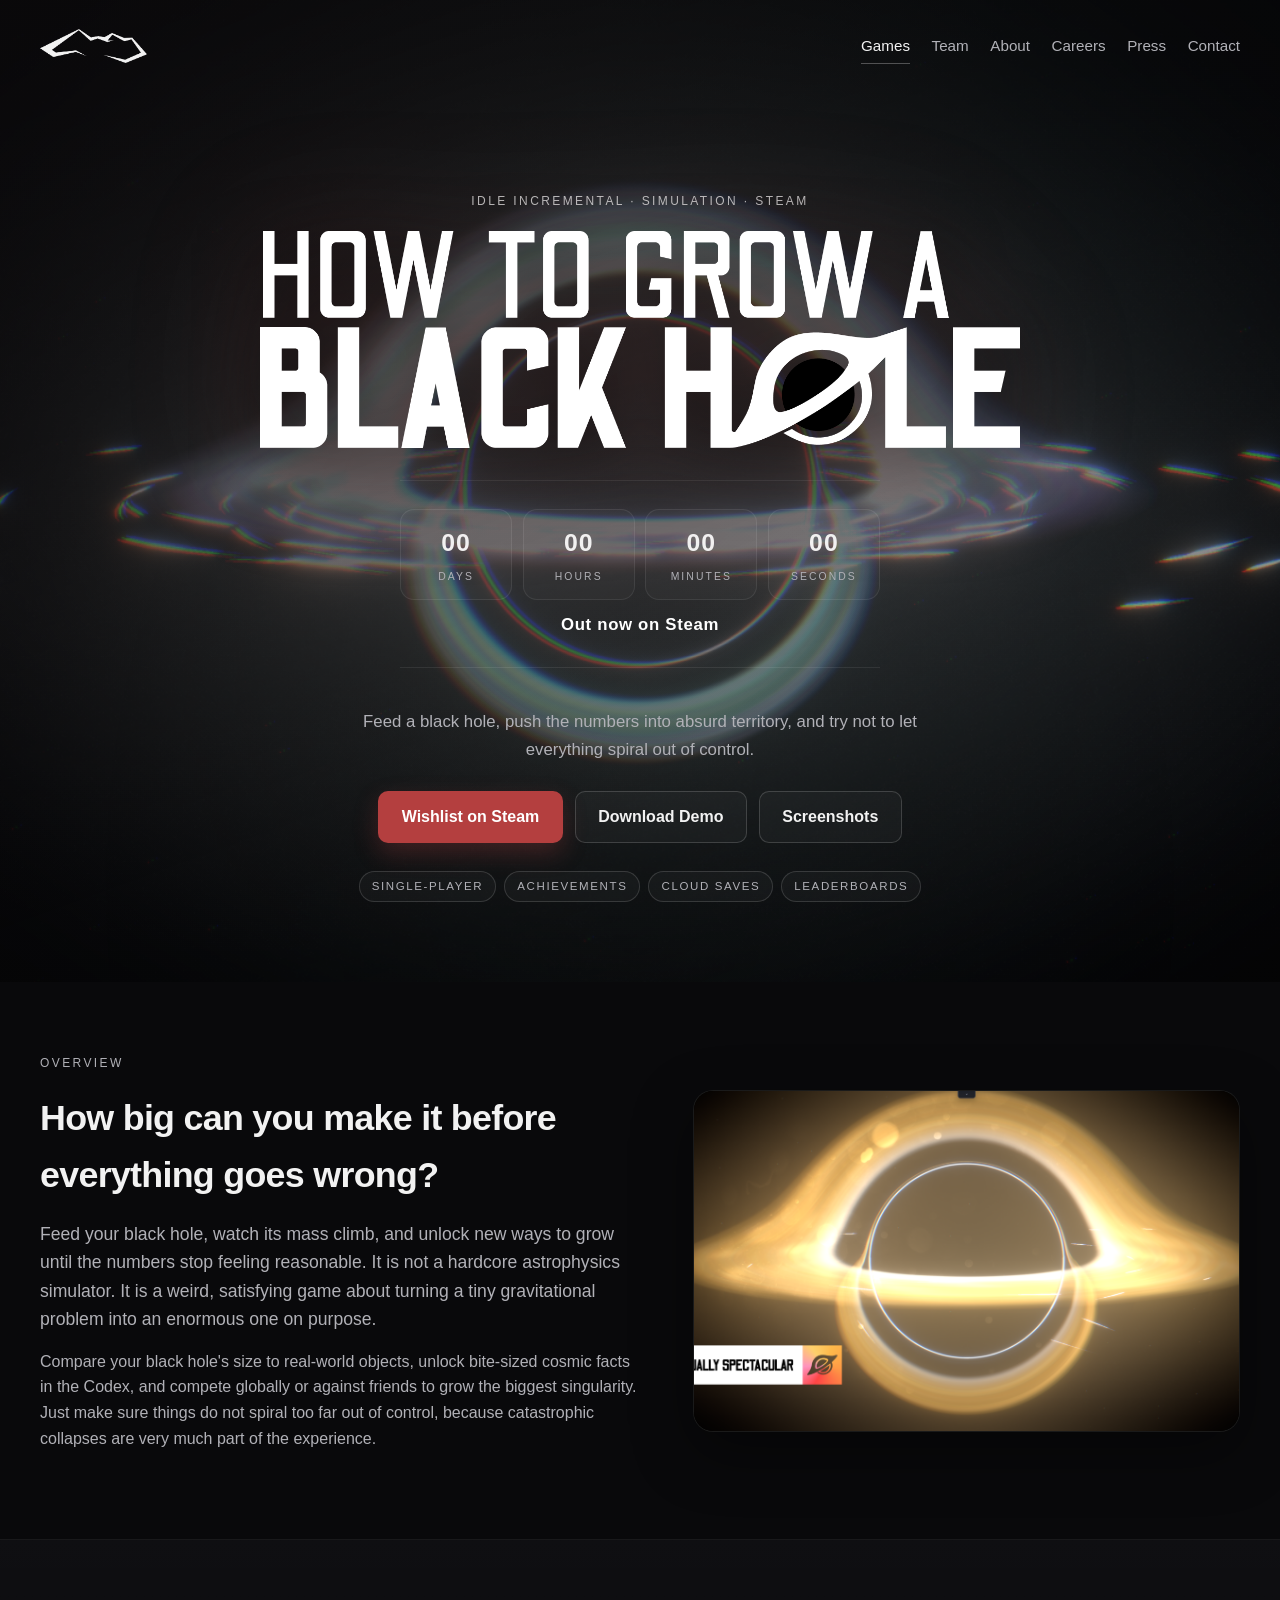
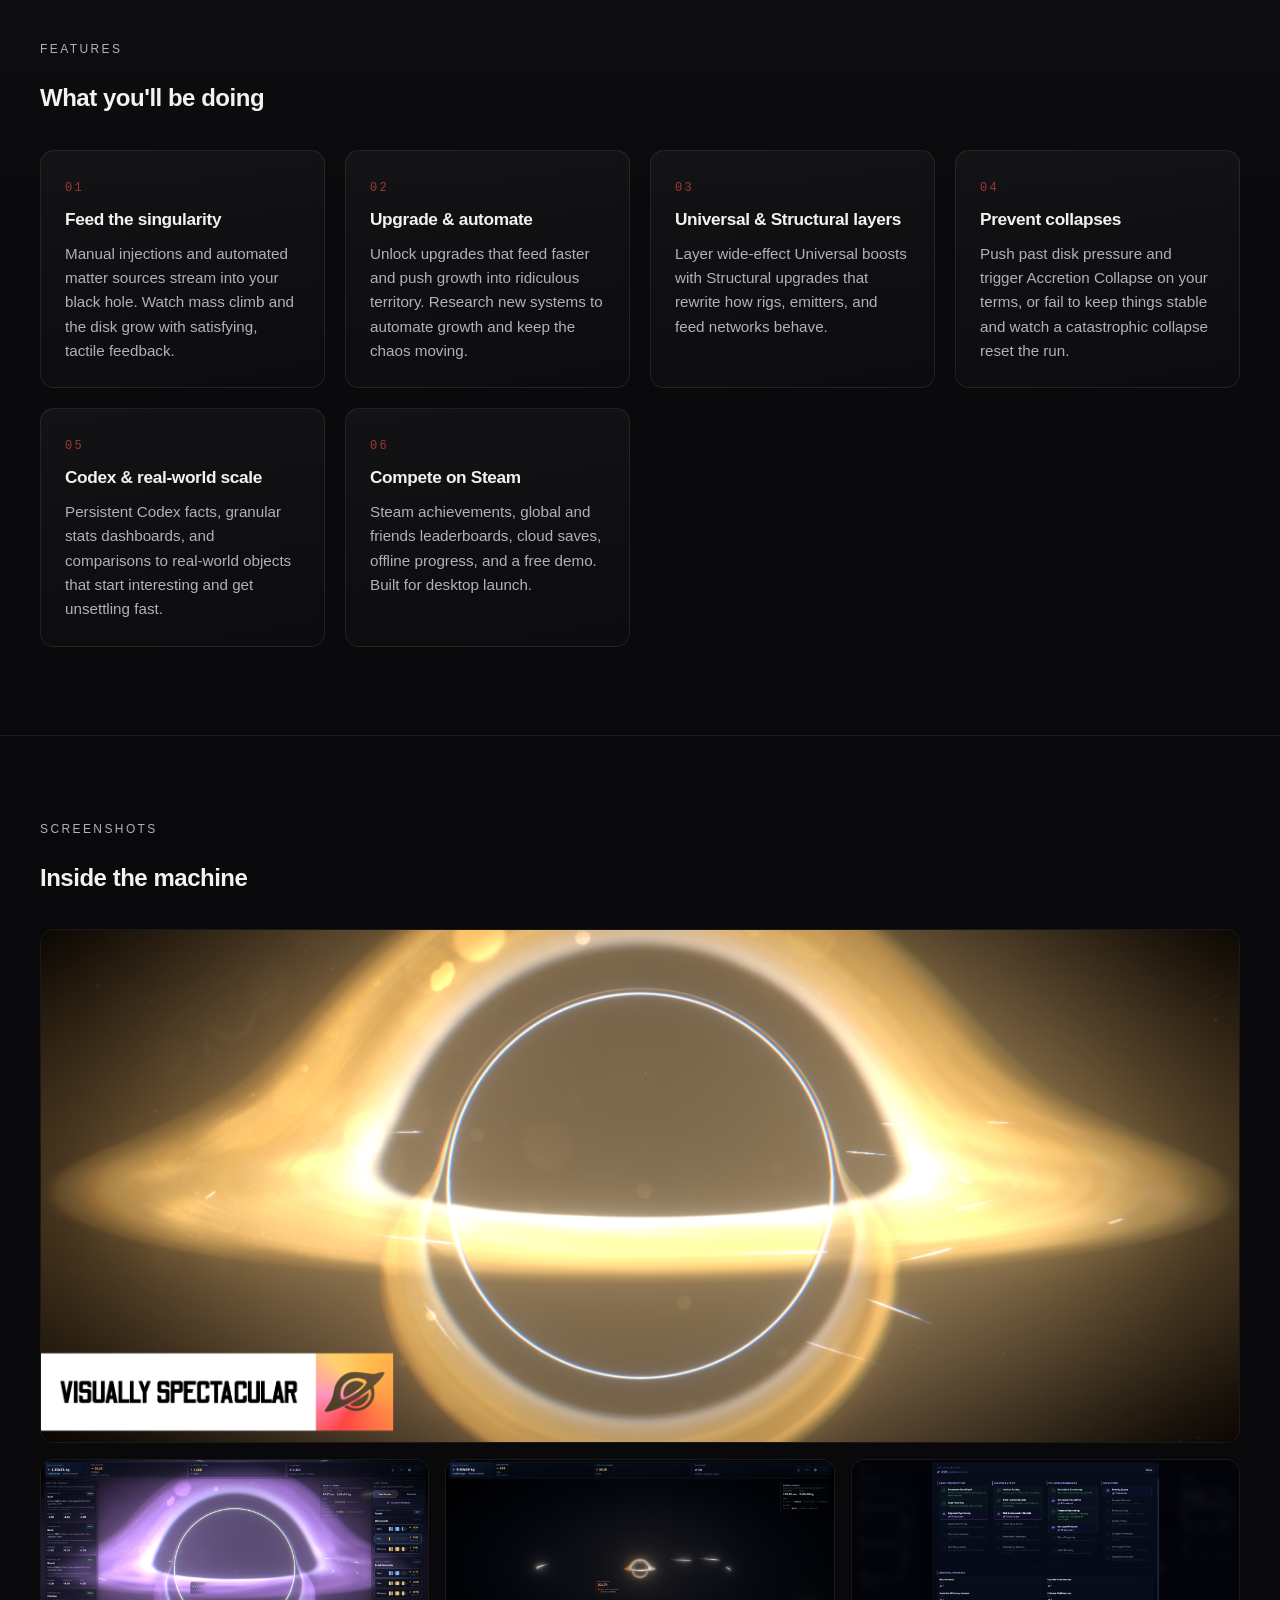
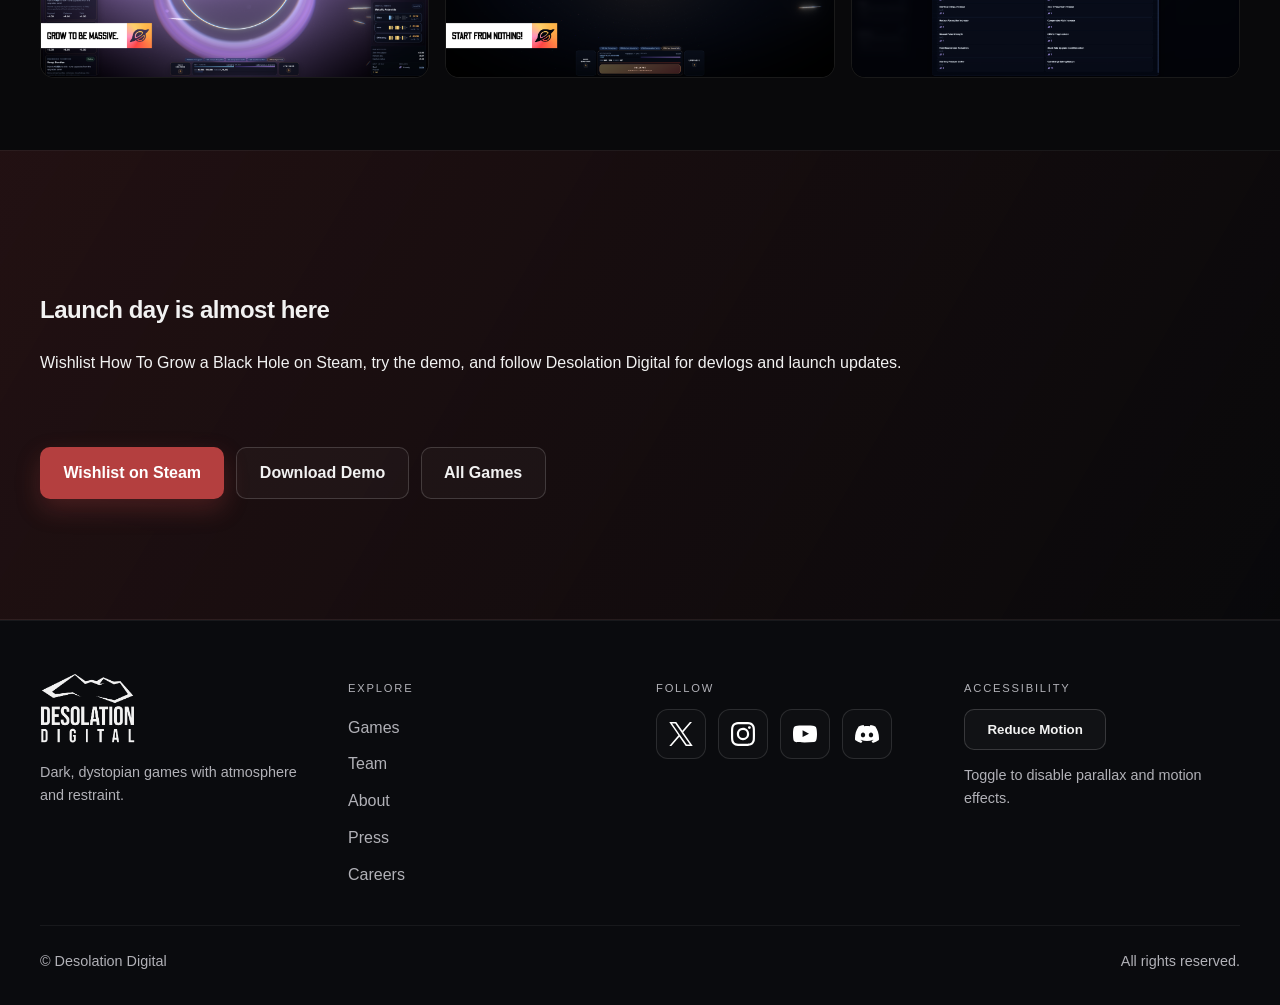
<file: how-to-grow-a-black-hole.html>
<!doctype html>
<html lang="en">
  <head>
    <meta charset="utf-8" />
    <meta name="viewport" content="width=device-width, initial-scale=1" />
    <title>How To Grow a Black Hole | Desolation Digital</title>
    <meta
      name="description"
      content="How To Grow a Black Hole launches June 23, 2026 on Steam. A chill incremental cosmic sim by Desolation Digital. Feed your black hole, unlock upgrades, research automation, prevent collapses, and compete on leaderboards."
    />
    <!-- Google tag (gtag.js) -->
    <script async src="https://www.googletagmanager.com/gtag/js?id=G-ME6VGCMWTN"></script>
    <script>
      window.dataLayer = window.dataLayer || [];
      function gtag() {
        dataLayer.push(arguments);
      }
      gtag("js", new Date());

      gtag("config", "G-ME6VGCMWTN");
    </script>
    <link rel="canonical" href="https://desolationdigital.com/how-to-grow-a-black-hole.html" />
    <meta name="robots" content="index, follow" />
    <meta property="og:title" content="How To Grow a Black Hole | Desolation Digital" />
    <meta
      property="og:description"
      content="A chill incremental game about feeding a black hole, keeping it stable, and growing it bigger than everyone else's. Launching June 23, 2026 on Steam."
    />
    <meta property="og:type" content="website" />
    <meta property="og:url" content="https://desolationdigital.com/how-to-grow-a-black-hole.html" />
    <meta property="og:image" content="https://desolationdigital.com/resources/games/htgabh/main-capsule.png" />
    <meta name="twitter:card" content="summary_large_image" />
    <link rel="icon" href="resources/company/favicon.png" />
    <link rel="stylesheet" href="styles.css" />
  </head>
  <body class="site">
    <a class="skip-link" href="#main">Skip to content</a>

    <header class="site-header">
      <div class="container nav">
        <a class="brand" href="index.html" aria-label="Desolation Digital">
          <img src="resources/company/DDIcon.png" alt="Desolation Digital logo" />
        </a>
        <button class="nav-toggle" type="button" aria-expanded="false" aria-controls="primary-nav">
          <span class="sr-only">Menu</span>
          <span class="nav-toggle-bar"></span>
        </button>
        <nav class="nav-links" id="primary-nav" aria-label="Primary">
          <a class="active" href="games.html">Games</a>
          <a href="team.html">Team</a>
          <a href="about.html">About</a>
          <a href="careers.html">Careers</a>
          <a href="press.html">Press</a>
          <a href="contact.html">Contact</a>
        </nav>
      </div>
    </header>

    <main id="main">
      <section class="hero hero-feature has-bg bg-black-hole">
        <div class="container hero-feature-inner">
          <div class="hero-feature-brand">
            <p class="eyebrow">Idle Incremental · Simulation · Steam</p>
            <img class="title-art" src="resources/games/htgabh/title.png" alt="How To Grow a Black Hole" />
          </div>

          <div class="hero-feature-release">
            <div
              class="countdown countdown-hero"
              data-release-countdown="2026-06-23T10:00:00-07:00"
              aria-live="polite"
            >
              <p class="countdown-heading" data-countdown-heading>Launching June 23, 2026</p>
              <div class="countdown-units" data-countdown-units>
                <div class="countdown-unit">
                  <span class="countdown-value" data-countdown-digit>
                    <span data-countdown-char>0</span><span data-countdown-char>0</span>
                  </span>
                  <span class="countdown-label">Days</span>
                </div>
                <div class="countdown-unit">
                  <span class="countdown-value" data-countdown-digit>
                    <span data-countdown-char>0</span><span data-countdown-char>0</span>
                  </span>
                  <span class="countdown-label">Hours</span>
                </div>
                <div class="countdown-unit">
                  <span class="countdown-value" data-countdown-digit>
                    <span data-countdown-char>0</span><span data-countdown-char>0</span>
                  </span>
                  <span class="countdown-label">Minutes</span>
                </div>
                <div class="countdown-unit">
                  <span class="countdown-value" data-countdown-digit>
                    <span data-countdown-char>0</span><span data-countdown-char>0</span>
                  </span>
                  <span class="countdown-label">Seconds</span>
                </div>
              </div>
              <p class="countdown-launched" data-countdown-launched hidden>Out now on Steam</p>
            </div>
          </div>

          <div class="hero-feature-body">
            <p class="lead lead-center">
              Feed a black hole, push the numbers into absurd territory, and try not to let everything spiral out of control.
            </p>
            <div class="cta-row cta-center">
              <a class="btn btn-primary" href="https://store.steampowered.com/app/4562150/" target="_blank" rel="noopener">Wishlist on Steam</a>
              <a class="btn btn-secondary" href="https://store.steampowered.com/app/4562150/" target="_blank" rel="noopener">Download Demo</a>
              <a class="btn btn-secondary" href="#screenshots">Screenshots</a>
            </div>
            <div class="hero-meta">
              <span>Single-player</span>
              <span>Achievements</span>
              <span>Cloud Saves</span>
              <span>Leaderboards</span>
            </div>
          </div>
        </div>
      </section>

      <section class="section section-tight">
        <div class="container">
          <div class="overview-grid">
            <div class="overview-copy">
              <p class="eyebrow">Overview</p>
              <h2>How big can you make it before everything goes wrong?</h2>
              <p class="lead">
                Feed your black hole, watch its mass climb, and unlock new ways to grow until the numbers stop feeling reasonable. It is not a hardcore astrophysics simulator. It is a weird, satisfying game about turning a tiny gravitational problem into an enormous one on purpose.
              </p>
              <p>
                Compare your black hole's size to real-world objects, unlock bite-sized cosmic facts in the Codex, and compete globally or against friends to grow the biggest singularity. Just make sure things do not spiral too far out of control, because catastrophic collapses are very much part of the experience.
              </p>
            </div>
            <figure class="overview-art">
              <img src="resources/games/htgabh/screenshot-1.png" alt="A growing black hole surrounded by orbiting emitters" />
            </figure>
          </div>
        </div>
      </section>

      <section class="section section-dark">
        <div class="container">
          <p class="eyebrow">Features</p>
          <h2>What you'll be doing</h2>
          <div class="feature-grid">
            <article class="feature-tile">
              <span class="feature-num">01</span>
              <h3>Feed the singularity</h3>
              <p>Manual injections and automated matter sources stream into your black hole. Watch mass climb and the disk grow with satisfying, tactile feedback.</p>
            </article>
            <article class="feature-tile">
              <span class="feature-num">02</span>
              <h3>Upgrade &amp; automate</h3>
              <p>Unlock upgrades that feed faster and push growth into ridiculous territory. Research new systems to automate growth and keep the chaos moving.</p>
            </article>
            <article class="feature-tile">
              <span class="feature-num">03</span>
              <h3>Universal &amp; Structural layers</h3>
              <p>Layer wide-effect Universal boosts with Structural upgrades that rewrite how rigs, emitters, and feed networks behave.</p>
            </article>
            <article class="feature-tile">
              <span class="feature-num">04</span>
              <h3>Prevent collapses</h3>
              <p>Push past disk pressure and trigger Accretion Collapse on your terms, or fail to keep things stable and watch a catastrophic collapse reset the run.</p>
            </article>
            <article class="feature-tile">
              <span class="feature-num">05</span>
              <h3>Codex &amp; real-world scale</h3>
              <p>Persistent Codex facts, granular stats dashboards, and comparisons to real-world objects that start interesting and get unsettling fast.</p>
            </article>
            <article class="feature-tile">
              <span class="feature-num">06</span>
              <h3>Compete on Steam</h3>
              <p>Steam achievements, global and friends leaderboards, cloud saves, offline progress, and a free demo. Built for desktop launch.</p>
            </article>
          </div>
        </div>
      </section>

      <section id="screenshots" class="section section-tight">
        <div class="container">
          <p class="eyebrow">Screenshots</p>
          <h2>Inside the machine</h2>
          <div class="shot-gallery">
            <a class="shot shot-feature" href="resources/games/htgabh/screenshot-1.png" target="_blank" rel="noopener">
              <img src="resources/games/htgabh/screenshot-1.png" alt="Black hole growth and emitter gameplay" />
            </a>
            <a class="shot" href="resources/games/htgabh/screenshot-2.png" target="_blank" rel="noopener">
              <img src="resources/games/htgabh/screenshot-2.png" alt="How To Grow a Black Hole progression screen" />
            </a>
            <a class="shot" href="resources/games/htgabh/screenshot-3.png" target="_blank" rel="noopener">
              <img src="resources/games/htgabh/screenshot-3.png" alt="How To Grow a Black Hole late-run gameplay" />
            </a>
            <a class="shot" href="resources/games/htgabh/screenshot-research.png" target="_blank" rel="noopener">
              <img src="resources/games/htgabh/screenshot-research.png" alt="Research interface in How To Grow a Black Hole" />
            </a>
          </div>
        </div>
      </section>

      <section class="section cta-banner">
        <div class="container cta-inner">
          <div>
            <h2>Launch day is almost here</h2>
            <p>Wishlist How To Grow a Black Hole on Steam, try the demo, and follow Desolation Digital for devlogs and launch updates.</p>
          </div>
          <div class="cta-row">
            <a class="btn btn-primary" href="https://store.steampowered.com/app/4562150/" target="_blank" rel="noopener">Wishlist on Steam</a>
            <a class="btn btn-secondary" href="https://store.steampowered.com/app/4562150/" target="_blank" rel="noopener">Download Demo</a>
            <a class="btn btn-secondary" href="games.html">All Games</a>
          </div>
        </div>
      </section>
    </main>

    <footer class="site-footer">
      <div class="container footer-grid">
        <div>
          <a class="brand" href="index.html" aria-label="Desolation Digital">
            <img src="resources/company/DDwText.png" alt="Desolation Digital logo" />
          </a>
          <p class="small">Dark, dystopian games with atmosphere and restraint.</p>
        </div>
        <div class="footer-links">
          <p class="footer-title">Explore</p>
          <a href="games.html">Games</a>
          <a href="team.html">Team</a>
          <a href="about.html">About</a>
          <a href="press.html">Press</a>
          <a href="careers.html">Careers</a>
        </div>
        <div>
          <p class="footer-title">Follow</p>
          <div class="social-row">
            <a class="social-link" href="https://x.com/DesolationDgtl" aria-label="Twitter/X" target="_blank" rel="noopener">
              <span class="social-icon" aria-hidden="true">
                <img src="resources/socials/xlogo.svg" alt="" aria-hidden="true" />
              </span>
            </a>
            <a class="social-link" href="https://instagram.com/DesolationDigital" aria-label="Instagram" target="_blank" rel="noopener">
              <span class="social-icon" aria-hidden="true">
                <img src="resources/socials/Instagram_Glyph_White.svg" alt="" aria-hidden="true" />
              </span>
            </a>
            <a class="social-link" href="https://youtube.com/@DesolationDigital" aria-label="YouTube" target="_blank" rel="noopener">
              <span class="social-icon" aria-hidden="true">
                <img src="resources/socials/youtube-white.svg" alt="" aria-hidden="true" />
              </span>
            </a>
            <a class="social-link" href="https://discord.gg/DesolationDigital" aria-label="Discord" target="_blank" rel="noopener">
              <span class="social-icon" aria-hidden="true">
                <img src="resources/socials/Discord-Symbol-White.svg" alt="" aria-hidden="true" />
              </span>
            </a>
          </div>
        </div>
        <div>
          <p class="footer-title">Accessibility</p>
          <button class="btn btn-secondary motion-toggle" type="button">Reduce Motion</button>
          <p class="small">Toggle to disable parallax and motion effects.</p>
        </div>
      </div>
      <div class="container footer-bottom">
        <span>&copy; Desolation Digital</span>
        <span>All rights reserved.</span>
      </div>
    </footer>

    <script src="script.js"></script>
  </body>
</html>
</file>
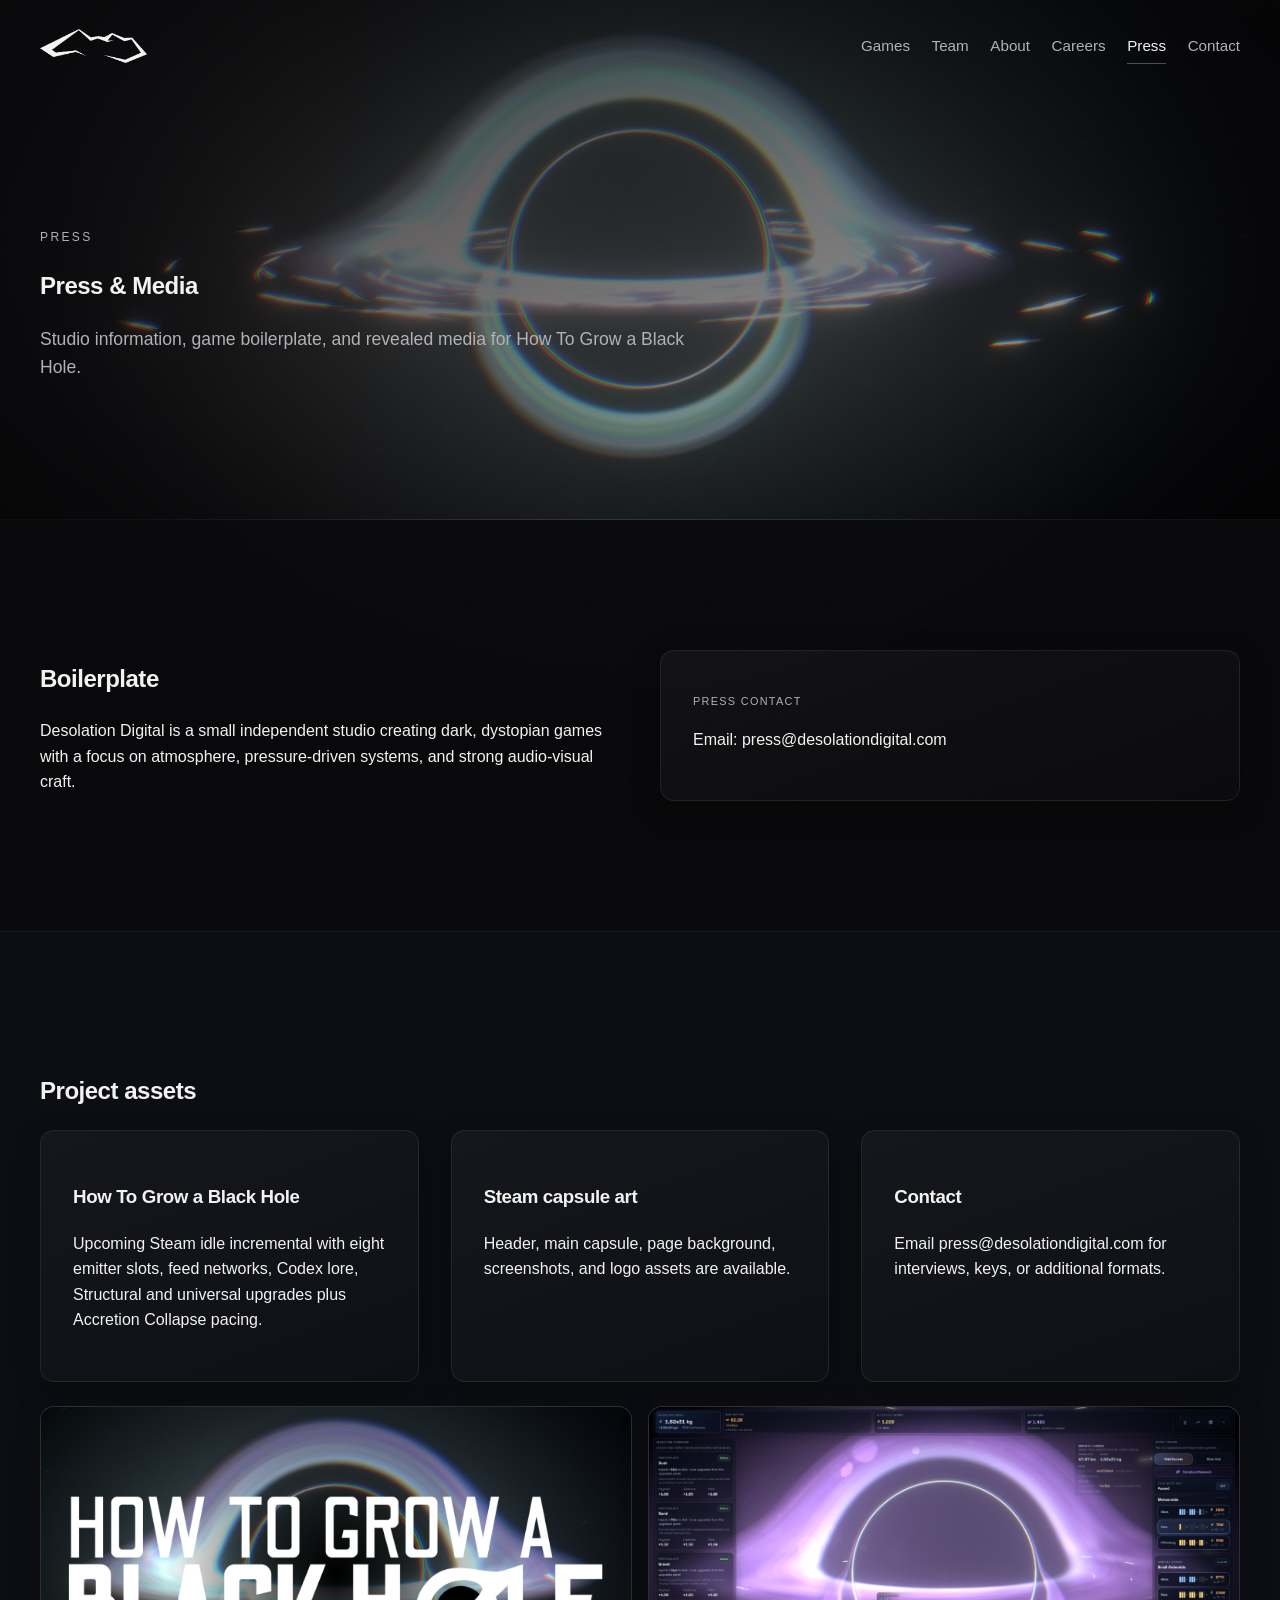
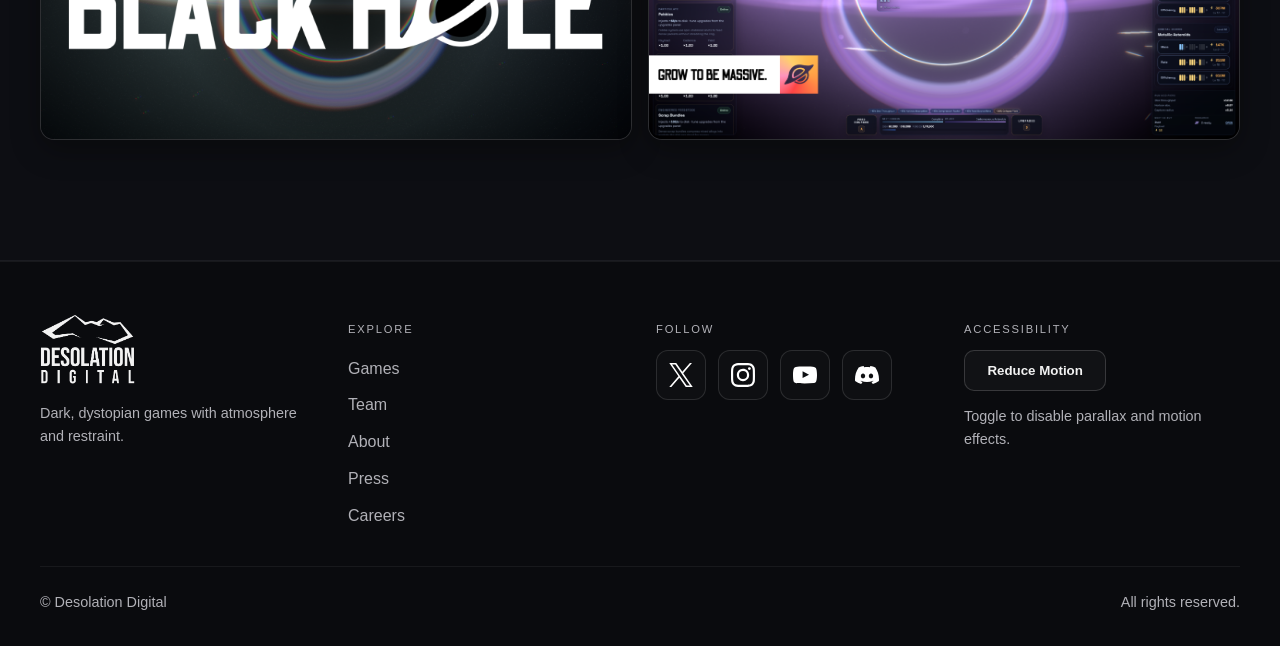
<file: press.html>
<!doctype html>
<html lang="en">
  <head>
    <meta charset="utf-8" />
    <meta name="viewport" content="width=device-width, initial-scale=1" />
    <title>Press | Desolation Digital</title>
    <meta name="description" content="Press and media resources for Desolation Digital and How To Grow a Black Hole." />
    <!-- Google tag (gtag.js) -->
    <script async src="https://www.googletagmanager.com/gtag/js?id=G-ME6VGCMWTN"></script>
    <script>
      window.dataLayer = window.dataLayer || [];
      function gtag() {
        dataLayer.push(arguments);
      }
      gtag("js", new Date());

      gtag("config", "G-ME6VGCMWTN");
    </script>
    <link rel="canonical" href="https://desolationdigital.com/press.html" />
    <meta name="robots" content="index, follow" />
    <meta property="og:title" content="Press | Desolation Digital" />
    <meta property="og:description" content="Press and media resources for Desolation Digital and How To Grow a Black Hole." />
    <meta property="og:type" content="website" />
    <meta property="og:url" content="https://desolationdigital.com/press.html" />
    <meta property="og:image" content="https://desolationdigital.com/resources/games/htgabh/main-capsule.png" />
    <meta name="twitter:card" content="summary_large_image" />
    <link rel="icon" href="resources/company/favicon.png" />
    <link rel="stylesheet" href="styles.css" />
  </head>
  <body class="site">
    <a class="skip-link" href="#main">Skip to content</a>

    <header class="site-header">
      <div class="container nav">
        <a class="brand" href="index.html" aria-label="Desolation Digital">
          <img src="resources/company/DDIcon.png" alt="Desolation Digital logo" />
        </a>
        <button class="nav-toggle" type="button" aria-expanded="false" aria-controls="primary-nav">
          <span class="sr-only">Menu</span>
          <span class="nav-toggle-bar"></span>
        </button>
        <nav class="nav-links" id="primary-nav" aria-label="Primary">
          <a href="games.html">Games</a>
          <a href="team.html">Team</a>
          <a href="about.html">About</a>
          <a href="careers.html">Careers</a>
          <a class="active" href="press.html">Press</a>
          <a href="contact.html">Contact</a>
        </nav>
      </div>
    </header>

    <main id="main">
      <section class="page-hero has-bg bg-black-hole">
        <div class="container">
          <p class="eyebrow">Press</p>
          <h1>Press &amp; Media</h1>
          <p class="lead">
            Studio information, game boilerplate, and revealed media for How To Grow a Black Hole.
          </p>
        </div>
      </section>

      <section class="section">
        <div class="container split">
          <div>
            <h2>Boilerplate</h2>
            <p>
              Desolation Digital is a small independent studio creating dark, dystopian games with a focus on
              atmosphere, pressure-driven systems, and strong audio-visual craft.
            </p>
          </div>
          <div class="card">
            <p class="tag">Press contact</p>
            <p>Email: <a href="mailto:press@desolationdigital.com">press@desolationdigital.com</a></p>
          </div>
        </div>
      </section>

      <section class="section teaser">
        <div class="container">
          <h2>Project assets</h2>
          <div class="grid cards">
            <article class="card">
              <h3>How To Grow a Black Hole</h3>
              <p>Upcoming Steam idle incremental with eight emitter slots, feed networks, Codex lore, Structural and universal upgrades plus Accretion Collapse pacing.</p>
            </article>
            <article class="card">
              <h3>Steam capsule art</h3>
              <p>Header, main capsule, page background, screenshots, and logo assets are available.</p>
            </article>
            <article class="card">
              <h3>Contact</h3>
              <p>Email press@desolationdigital.com for interviews, keys, or additional formats.</p>
            </article>
          </div>
          <div class="screenshot-grid press-assets">
            <div class="game-capsule">
              <img src="resources/games/htgabh/header-capsule.png" alt="How To Grow a Black Hole header capsule" />
            </div>
            <div class="game-screenshot">
              <img src="resources/games/htgabh/screenshot-2.png" alt="How To Grow a Black Hole gameplay screenshot" />
            </div>
          </div>
        </div>
      </section>
    </main>

    <footer class="site-footer">
      <div class="container footer-grid">
        <div>
          <a class="brand" href="index.html" aria-label="Desolation Digital">
            <img src="resources/company/DDwText.png" alt="Desolation Digital logo" />
          </a>
          <p class="small">Dark, dystopian games with atmosphere and restraint.</p>
        </div>
        <div class="footer-links">
          <p class="footer-title">Explore</p>
          <a href="games.html">Games</a>
          <a href="team.html">Team</a>
          <a href="about.html">About</a>
          <a href="press.html">Press</a>
          <a href="careers.html">Careers</a>
        </div>
        <div>
          <p class="footer-title">Follow</p>
          <div class="social-row">
            <a class="social-link" href="https://x.com/DesolationDgtl" aria-label="Twitter/X" target="_blank" rel="noopener">
              <span class="social-icon" aria-hidden="true">
                <img src="resources/socials/xlogo.svg" alt="" aria-hidden="true" />
              </span>
            </a>
            <a class="social-link" href="https://instagram.com/DesolationDigital" aria-label="Instagram" target="_blank" rel="noopener">
              <span class="social-icon" aria-hidden="true">
                <img src="resources/socials/Instagram_Glyph_White.svg" alt="" aria-hidden="true" />
              </span>
            </a>
            <a class="social-link" href="https://youtube.com/@DesolationDigital" aria-label="YouTube" target="_blank" rel="noopener">
              <span class="social-icon" aria-hidden="true">
                <img src="resources/socials/youtube-white.svg" alt="" aria-hidden="true" />
              </span>
            </a>
            <a class="social-link" href="https://discord.gg/DesolationDigital" aria-label="Discord" target="_blank" rel="noopener">
              <span class="social-icon" aria-hidden="true">
                <img src="resources/socials/Discord-Symbol-White.svg" alt="" aria-hidden="true" />
              </span>
            </a>
          </div>
        </div>
        <div>
          <p class="footer-title">Accessibility</p>
          <button class="btn btn-secondary motion-toggle" type="button">Reduce Motion</button>
          <p class="small">Toggle to disable parallax and motion effects.</p>
        </div>
      </div>
      <div class="container footer-bottom">
        <span>&copy; Desolation Digital</span>
        <span>All rights reserved.</span>
      </div>
    </footer>

    <script src="script.js"></script>
  </body>
</html>
</file>
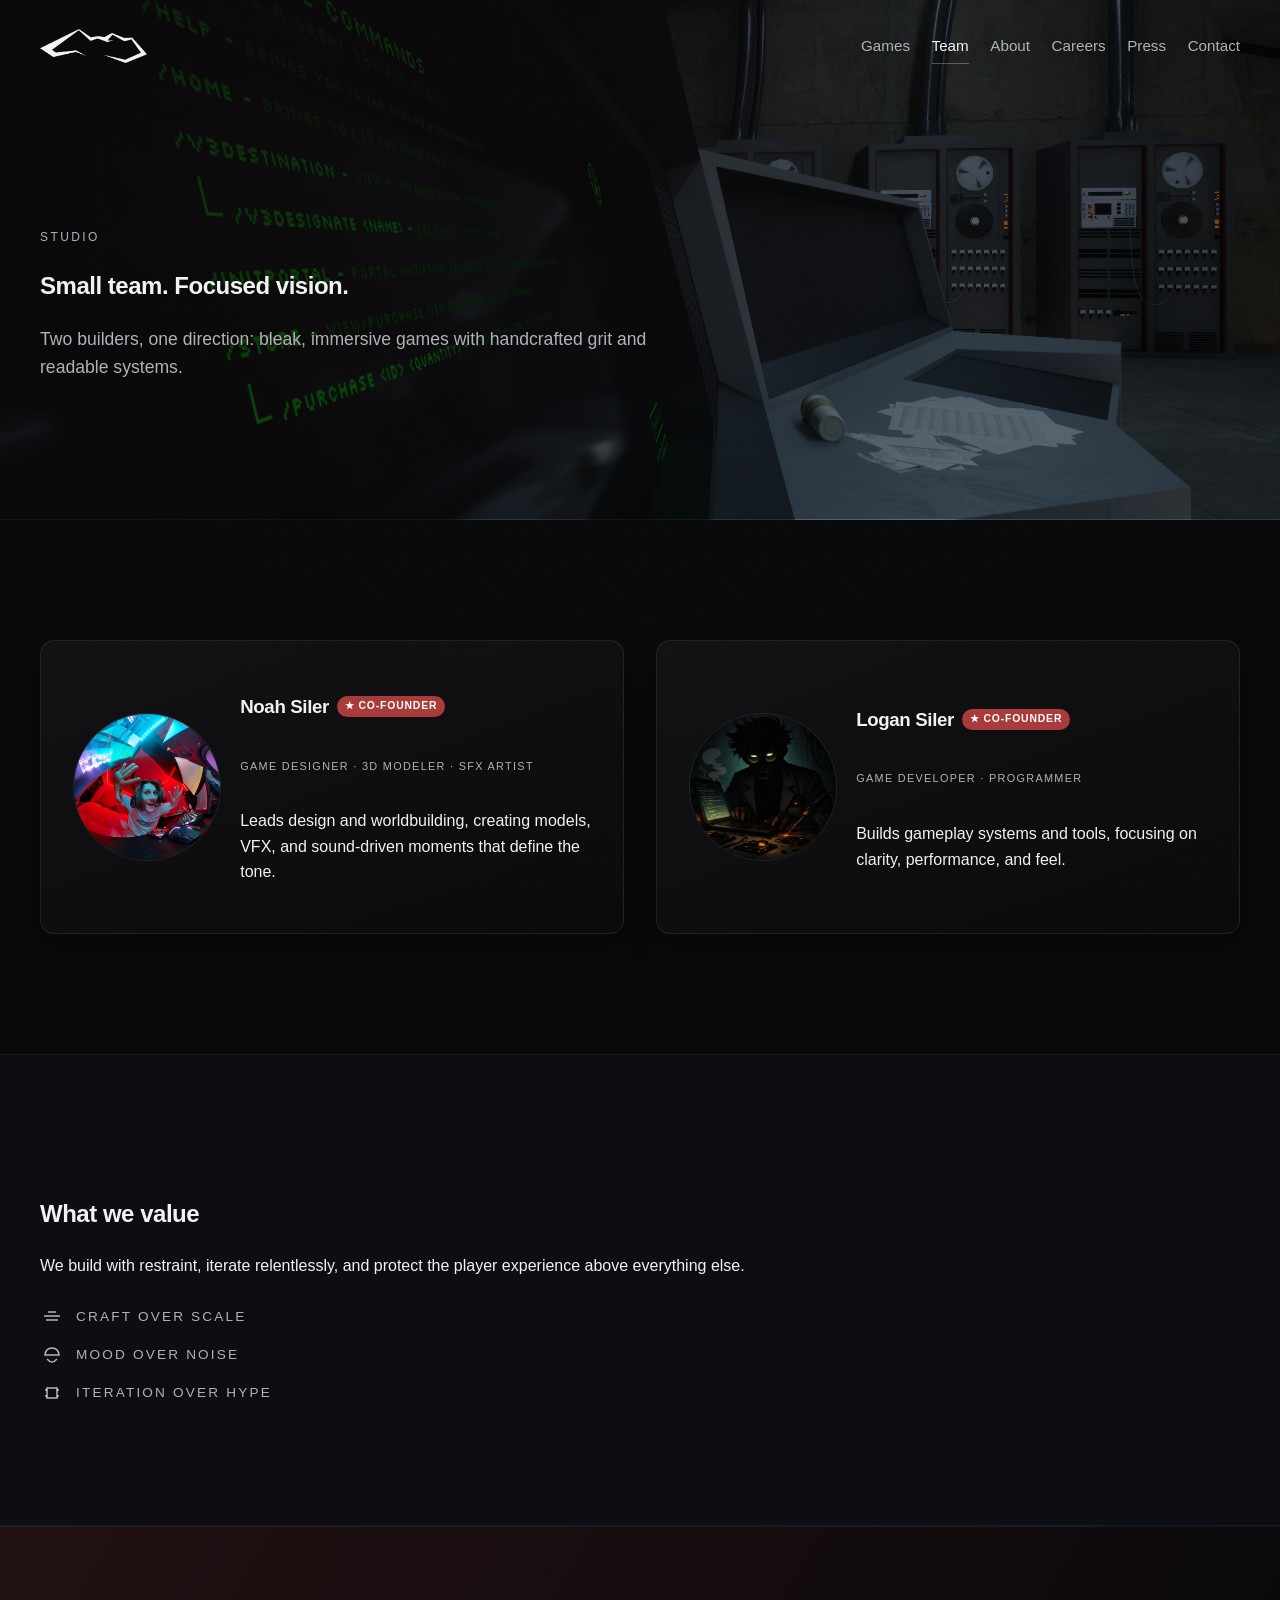
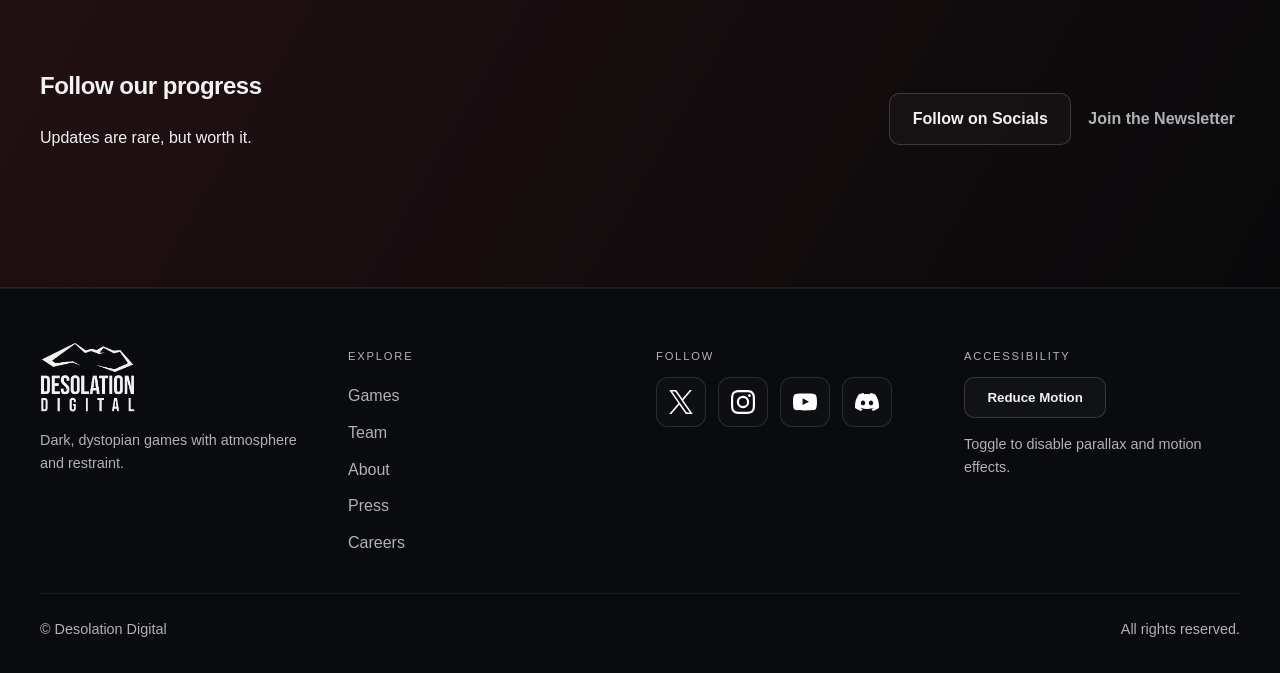
<file: team.html>
<!doctype html>
<html lang="en">
  <head>
    <meta charset="utf-8" />
    <meta name="viewport" content="width=device-width, initial-scale=1" />
    <title>Team | Desolation Digital</title>
    <meta name="description" content="Meet the Desolation Digital team." />
    <!-- Google tag (gtag.js) -->
    <script async src="https://www.googletagmanager.com/gtag/js?id=G-ME6VGCMWTN"></script>
    <script>
      window.dataLayer = window.dataLayer || [];
      function gtag() {
        dataLayer.push(arguments);
      }
      gtag("js", new Date());

      gtag("config", "G-ME6VGCMWTN");
    </script>
    <link rel="canonical" href="https://desolationdigital.com/team.html" />
    <meta name="robots" content="index, follow" />
    <meta property="og:title" content="Team | Desolation Digital" />
    <meta property="og:description" content="Meet the Desolation Digital team." />
    <meta property="og:type" content="website" />
    <meta property="og:url" content="https://desolationdigital.com/team.html" />
    <meta property="og:image" content="https://desolationdigital.com/resources/company/DDwText.png" />
    <meta name="twitter:card" content="summary_large_image" />
    <link rel="icon" href="resources/company/favicon.png" />
    <link rel="stylesheet" href="styles.css" />
  </head>
  <body class="site">
    <a class="skip-link" href="#main">Skip to content</a>

    <header class="site-header">
      <div class="container nav">
        <a class="brand" href="index.html" aria-label="Desolation Digital">
          <img src="resources/company/DDIcon.png" alt="Desolation Digital logo" />
        </a>
        <button class="nav-toggle" type="button" aria-expanded="false" aria-controls="primary-nav">
          <span class="sr-only">Menu</span>
          <span class="nav-toggle-bar"></span>
        </button>
        <nav class="nav-links" id="primary-nav" aria-label="Primary">
          <a href="games.html">Games</a>
          <a class="active" href="team.html">Team</a>
          <a href="about.html">About</a>
          <a href="careers.html">Careers</a>
          <a href="press.html">Press</a>
          <a href="contact.html">Contact</a>
        </nav>
      </div>
    </header>

    <main id="main">
      <section class="page-hero has-bg bg-computer">
        <div class="container">
          <p class="eyebrow">Studio</p>
          <h1>Small team. Focused vision.</h1>
          <p class="lead">
            Two builders, one direction: bleak, immersive games with handcrafted grit and readable systems.
          </p>
        </div>
      </section>

      <section class="section">
        <div class="container">
          <div class="grid cards">
            <article class="card team-card">
              <span class="team-avatar-wrap">
                <img class="team-avatar" src="resources/team/noah.jpg" alt="Noah Siler" />
              </span>
              <div class="team-details">
                <h3>
                  Noah Siler
                  <span class="cofounder-badge" aria-label="Co-Founder">★ Co-Founder</span>
                </h3>
                <p class="tag">Game Designer · 3D Modeler · SFX Artist</p>
                <p>Leads design and worldbuilding, creating models, VFX, and sound-driven moments that define the tone.</p>
              </div>
            </article>
            <article class="card team-card">
              <span class="team-avatar-wrap">
                <img class="team-avatar" src="resources/team/logan.png" alt="Logan Siler" />
              </span>
              <div class="team-details">
                <h3>
                  Logan Siler
                  <span class="cofounder-badge" aria-label="Co-Founder">★ Co-Founder</span>
                </h3>
                <p class="tag">Game Developer · Programmer</p>
                <p>Builds gameplay systems and tools, focusing on clarity, performance, and feel.</p>
              </div>
            </article>
          </div>
        </div>
      </section>

      <section class="section teaser">
        <div class="container">
          <div>
            <h2>What we value</h2>
            <p>We build with restraint, iterate relentlessly, and protect the player experience above everything else.</p>
          </div>
          <div class="points">
            <div class="point">
              <span class="point-icon" aria-hidden="true">
                <svg viewBox="0 0 24 24" fill="none" stroke="currentColor" stroke-width="1.5">
                  <path d="M4 12h16" />
                  <path d="M8 8h8M6 16h12" />
                </svg>
              </span>
              <span class="point-title">Craft over scale</span>
            </div>
            <div class="point">
              <span class="point-icon" aria-hidden="true">
                <svg viewBox="0 0 24 24" fill="none" stroke="currentColor" stroke-width="1.5">
                  <path d="M12 5c3.5 0 6.5 2.5 7 7H5c.5-4.5 3.5-7 7-7z" />
                  <path d="M7 16c1.8 2 4.2 3 5 3s3.2-1 5-3" />
                </svg>
              </span>
              <span class="point-title">Mood over noise</span>
            </div>
            <div class="point">
              <span class="point-icon" aria-hidden="true">
                <svg viewBox="0 0 24 24" fill="none" stroke="currentColor" stroke-width="1.5">
                  <path d="M7 7h10v10H7z" />
                  <path d="M5 9h2M17 9h2M5 15h2M17 15h2" />
                </svg>
              </span>
              <span class="point-title">Iteration over hype</span>
            </div>
          </div>
        </div>
      </section>

      <section class="section cta-banner">
        <div class="container cta-inner">
          <div>
            <h2>Follow our progress</h2>
            <p>Updates are rare, but worth it.</p>
          </div>
          <div class="cta-row">
            <a class="btn btn-secondary" href="contact.html">Follow on Socials</a>
            <a class="btn btn-tertiary" href="contact.html">Join the Newsletter</a>
          </div>
        </div>
      </section>
    </main>

    <footer class="site-footer">
      <div class="container footer-grid">
        <div>
          <a class="brand" href="index.html" aria-label="Desolation Digital">
            <img src="resources/company/DDwText.png" alt="Desolation Digital logo" />
          </a>
          <p class="small">Dark, dystopian games with atmosphere and restraint.</p>
        </div>
        <div class="footer-links">
          <p class="footer-title">Explore</p>
          <a href="games.html">Games</a>
          <a href="team.html">Team</a>
          <a href="about.html">About</a>
          <a href="press.html">Press</a>
          <a href="careers.html">Careers</a>
        </div>
        <div>
          <p class="footer-title">Follow</p>
          <div class="social-row">
            <a class="social-link" href="https://x.com/DesolationDgtl" aria-label="Twitter/X" target="_blank" rel="noopener">
              <span class="social-icon" aria-hidden="true">
                <img src="resources/socials/xlogo.svg" alt="" aria-hidden="true" />
              </span>
            </a>
            <a class="social-link" href="https://instagram.com/DesolationDigital" aria-label="Instagram" target="_blank" rel="noopener">
              <span class="social-icon" aria-hidden="true">
                <img src="resources/socials/Instagram_Glyph_White.svg" alt="" aria-hidden="true" />
              </span>
            </a>
            <a class="social-link" href="https://youtube.com/@DesolationDigital" aria-label="YouTube" target="_blank" rel="noopener">
              <span class="social-icon" aria-hidden="true">
                <img src="resources/socials/youtube-white.svg" alt="" aria-hidden="true" />
              </span>
            </a>
            <a class="social-link" href="https://discord.gg/DesolationDigital" aria-label="Discord" target="_blank" rel="noopener">
              <span class="social-icon" aria-hidden="true">
                <img src="resources/socials/Discord-Symbol-White.svg" alt="" aria-hidden="true" />
              </span>
            </a>
          </div>
        </div>
        <div>
          <p class="footer-title">Accessibility</p>
          <button class="btn btn-secondary motion-toggle" type="button">Reduce Motion</button>
          <p class="small">Toggle to disable parallax and motion effects.</p>
        </div>
      </div>
      <div class="container footer-bottom">
        <span>© Desolation Digital</span>
        <span>All rights reserved.</span>
      </div>
    </footer>

    <script src="script.js"></script>
  </body>
</html>
</file>
<file: styles.css>
:root {
  color-scheme: dark;
  --bg: #09090b;
  --panel: #101116;
  --panel-2: #161820;
  --text: #f2f2f2;
  --muted: #b1b1b7;
  --accent: #b43f3f;
  --accent-soft: rgba(180, 63, 63, 0.25);
  --border: rgba(255, 255, 255, 0.06);
  --shadow: 0 20px 60px rgba(0, 0, 0, 0.4);
  --shadow-soft: 0 10px 30px rgba(0, 0, 0, 0.3);
  --radius-lg: 20px;
  --radius-md: 14px;
  --radius-sm: 10px;
  --max: 1200px;
  --header-height: 96px;
}

*,
*::before,
*::after {
  box-sizing: border-box;
}

html {
  scroll-behavior: smooth;
}

body {
  margin: 0;
  font-family: "Inter", "Segoe UI", "Helvetica Neue", Arial, sans-serif;
  background: var(--bg);
  color: var(--text);
  line-height: 1.6;
}

body.nav-open {
  overflow: hidden;
  padding-right: var(--scrollbar-width, 0px);
}

h1,
h2,
h3 {
  font-weight: 600;
  letter-spacing: -0.02em;
}

a {
  color: inherit;
  text-decoration: none;
}

img {
  max-width: 100%;
  display: block;
}

.site {
  min-height: 100vh;
  position: relative;
  overflow-x: hidden;
}

.site::before {
  content: "";
  position: fixed;
  inset: 0;
  background: radial-gradient(circle at top, rgba(255, 255, 255, 0.05), transparent 65%);
  mix-blend-mode: screen;
  opacity: 0.2;
  pointer-events: none;
  z-index: 0;
}

.site::after {
  content: "";
  position: fixed;
  inset: 0;
  background-image: url("data:image/svg+xml,%3Csvg xmlns='http://www.w3.org/2000/svg' width='120' height='120' viewBox='0 0 120 120'%3E%3Cfilter id='n'%3E%3CfeTurbulence type='fractalNoise' baseFrequency='.8' numOctaves='3' stitchTiles='stitch'/%3E%3C/filter%3E%3Crect width='120' height='120' filter='url(%23n)' opacity='.12'/%3E%3C/svg%3E");
  opacity: 0.1;
  pointer-events: none;
  z-index: 0;
}

.container {
  width: min(100% - 3rem, var(--max));
  margin: 0 auto;
}

.skip-link {
  position: absolute;
  left: -999px;
  top: 1rem;
  background: #fff;
  color: #000;
  padding: 0.5rem 1rem;
  z-index: 20;
}

.skip-link:focus {
  left: 1rem;
}

.site-header {
  position: fixed;
  top: 0;
  left: 0;
  right: 0;
  z-index: 5;
  background: rgba(0, 0, 0, 0);
  border-bottom: 1px solid transparent;
  backdrop-filter: none;
  transition: background 240ms ease, border-color 240ms ease, backdrop-filter 240ms ease;
}

.site-header:not(.scrolled) {
  background: rgba(0, 0, 0, 0);
  border-color: transparent;
  backdrop-filter: none;
  box-shadow: none;
}

.site-header.scrolled {
  background: rgba(9, 9, 11, 0.92);
  border-bottom: 1px solid rgba(255, 255, 255, 0.08);
  backdrop-filter: blur(10px);
}

.nav {
  display: flex;
  align-items: center;
  justify-content: space-between;
  gap: 2rem;
  padding: 1.8rem 0;
  position: relative;
}

.brand {
  display: flex;
  align-items: center;
  gap: 0.75rem;
  font-weight: 600;
  position: relative;
  z-index: 6;
}

.brand img {
  height: 28px;
  width: auto;
  object-fit: contain;
}

.site-header .brand img {
  height: 34px;
}

.site-footer .brand img {
  height: 72px;
}

.social-link {
  display: inline-flex;
  align-items: center;
  gap: 0.6rem;
  width: 50px;
  height: 50px;
  justify-content: center;
  border: 1px solid rgba(255, 255, 255, 0.12);
  border-radius: 12px;
  background: rgba(255, 255, 255, 0.02);
  transition: transform 180ms ease, border-color 180ms ease, background 180ms ease;
}

.social-icon {
  width: 24px;
  height: 24px;
  display: inline-flex;
  align-items: center;
  justify-content: center;
  color: rgba(255, 255, 255, 0.65);
}

.social-icon svg {
  width: 100%;
  height: 100%;
}

.social-icon img {
  width: 100%;
  height: 100%;
  display: block;
}

.social-link:hover {
  border-color: rgba(255, 255, 255, 0.28);
  background: rgba(255, 255, 255, 0.06);
  transform: translateY(-2px);
}

.social-row {
  display: flex;
  flex-wrap: wrap;
  gap: 0.75rem;
}

.motion-off .social-link {
  transition: none;
}

.motion-off .social-link:hover {
  transform: none;
}

.nav-links {
  display: flex;
  gap: 1.35rem;
  font-size: 0.95rem;
  color: var(--muted);
  font-weight: 500;
}

.nav-toggle {
  display: none;
  align-items: center;
  justify-content: center;
  width: 44px;
  height: 44px;
  padding: 0;
  border-radius: 999px;
  border: 1px solid transparent;
  background: transparent;
  color: var(--text);
  cursor: pointer;
  position: relative;
  z-index: 6;
  appearance: none;
  -webkit-appearance: none;
  transition: border-color 180ms ease, background 180ms ease;
}

.nav-toggle::before,
.nav-toggle::after {
  content: "";
  position: absolute;
  left: 12px;
  right: 12px;
  height: 2px;
  background: currentColor;
  transition: transform 200ms ease, top 200ms ease, opacity 200ms ease;
  animation: none;
}

.nav-toggle::before {
  top: 14px;
}

.nav-toggle::after {
  top: 28px;
}

.nav-toggle-bar {
  position: absolute;
  left: 12px;
  right: 12px;
  top: 21px;
  height: 2px;
  background: currentColor;
  transition: opacity 200ms ease;
  animation: none;
}

.nav-toggle:focus-visible {
  outline: 2px solid #fff;
  outline-offset: 3px;
}

.nav-toggle:hover {
  border-color: rgba(255, 255, 255, 0.28);
  background: rgba(255, 255, 255, 0.06);
}

.nav-toggle:active {
  transform: none;
}

.site-header.scrolled .nav-toggle {
  border-color: rgba(255, 255, 255, 0.12);
  background: rgba(255, 255, 255, 0.02);
}

.sr-only {
  position: absolute;
  width: 1px;
  height: 1px;
  padding: 0;
  margin: -1px;
  overflow: hidden;
  clip: rect(0, 0, 0, 0);
  white-space: nowrap;
  border: 0;
}

.nav-links a.active,
.nav-links a:hover {
  color: var(--text);
}

.nav-links a {
  position: relative;
}

.nav-links a::after {
  content: "";
  position: absolute;
  left: 0;
  bottom: -0.4rem;
  height: 1px;
  width: 100%;
  background: rgba(255, 255, 255, 0.28);
  transform: scaleX(0);
  transform-origin: left;
  transition: transform 180ms ease;
}

.nav-links a.active::after,
.nav-links a:hover::after {
  transform: scaleX(1);
}

.nav-cta {
  display: flex;
  gap: 0.75rem;
}

.hero {
  padding: calc(6.8rem + var(--header-height) + 100px) 0 6.5rem;
  position: relative;
  z-index: 1;
}

.hero::before,
.page-hero::before {
  content: "";
  position: absolute;
  inset: 0;
  background: radial-gradient(circle at 20% 30%, rgba(255, 255, 255, 0.06), transparent 55%);
  opacity: 0.35;
  animation: fog-drift 18s ease-in-out infinite;
  pointer-events: none;
}

.page-hero {
  position: relative;
}

.hero-inner {
  display: grid;
  grid-template-columns: repeat(auto-fit, minmax(260px, 1fr));
  gap: 3rem;
  align-items: center;
}

.hero-copy h1 {
  font-size: clamp(2.6rem, 4vw, 3.8rem);
  margin: 0 0 1rem;
}

.lead {
  font-size: 1.1rem;
  color: var(--muted);
  max-width: 42rem;
}

.eyebrow {
  text-transform: uppercase;
  letter-spacing: 0.2em;
  font-size: 0.75rem;
  color: var(--muted);
  margin-bottom: 0.75rem;
}

.hero-panel {
  position: relative;
}

.hero-card {
  padding: 2rem;
  background: linear-gradient(160deg, rgba(255, 255, 255, 0.05), rgba(18, 18, 22, 0.9));
  border: 1px solid rgba(255, 255, 255, 0.12);
  border-radius: var(--radius-lg);
  box-shadow: var(--shadow-soft);
  backdrop-filter: blur(6px);
}

.section {
  padding: 7.5rem 0;
  position: relative;
  z-index: 1;
}

.page-hero {
  padding: calc(4.5rem + var(--header-height)) 0 4.5rem;
  border-bottom: 1px solid var(--border);
  position: relative;
  z-index: 1;
  min-height: 520px;
  display: flex;
  align-items: center;
}

.has-bg {
  background-size: cover;
  background-position: center;
  background-repeat: no-repeat;
}

.has-bg::after {
  content: "";
  position: absolute;
  inset: 0;
  background:
    linear-gradient(160deg, rgba(9, 9, 11, 0.82), rgba(9, 9, 11, 0.32)),
    radial-gradient(circle at 20% 20%, rgba(180, 63, 63, 0.08), transparent 60%);
  pointer-events: none;
  z-index: 0;
}

.has-bg > .container {
  position: relative;
  z-index: 1;
}

.bg-bleak {
  background-image: url("resources/backgrounds/bleakapartmentcolorized.png");
}

.bg-computer {
  background-image: url("resources/backgrounds/computerstation.png");
}

.bg-desert {
  background-image: url("resources/backgrounds/desertscape.png");
}

.bg-map {
  background-image: url("resources/backgrounds/experimentalmap.png");
}

.bg-facility {
  background-image: url("resources/backgrounds/facility.png");
}

.bg-black-hole {
  background-image: url("resources/games/htgabh/page-background.png");
}

.bg-hallway {
  background-image: url("resources/backgrounds/hallway.png");
}

.bg-snow {
  background-image: url("resources/backgrounds/snowscape.png");
}

.split {
  display: grid;
  grid-template-columns: repeat(auto-fit, minmax(260px, 1fr));
  gap: 2.5rem;
  align-items: center;
}

.stack {
  display: grid;
  gap: 0.4rem;
}

.pill {
  padding: 0;
  border: none;
  background: transparent;
  color: var(--muted);
  text-transform: uppercase;
  letter-spacing: 0.14em;
  font-size: 0.72rem;
}

.points {
  display: grid;
  gap: 0.9rem;
  margin-top: 1.6rem;
  max-width: 30rem;
}

.point {
  display: flex;
  align-items: center;
  gap: 0.75rem;
  color: var(--text);
}

.point-icon {
  width: 24px;
  height: 24px;
  display: inline-flex;
  align-items: center;
  justify-content: center;
  color: rgba(255, 255, 255, 0.7);
}

.point-icon svg {
  width: 100%;
  height: 100%;
}

.point-title {
  font-size: 0.85rem;
  text-transform: uppercase;
  letter-spacing: 0.16em;
  color: var(--muted);
}

.teaser {
  background: rgba(16, 17, 22, 0.8);
  border-top: 1px solid var(--border);
  border-bottom: 1px solid var(--border);
}

.grid {
  display: grid;
  gap: 2rem;
}

.in-dev {
  display: grid;
  gap: 1.5rem;
}

.countdown {
  display: grid;
  gap: 0.75rem;
  margin-top: 0.25rem;
}

.countdown-units {
  display: grid;
  grid-template-columns: repeat(4, minmax(72px, 1fr));
  gap: 0.75rem;
}

.countdown-hero {
  width: 100%;
  margin: 0;
}

.countdown-hero .countdown-heading {
  text-align: center;
  margin-bottom: 1rem;
  color: rgba(255, 255, 255, 0.8);
  letter-spacing: 0.16em;
}

.countdown-hero .countdown-units {
  gap: 0.65rem;
}

.countdown-hero .countdown-unit {
  padding: 0.85rem 0.45rem;
  border-color: rgba(255, 255, 255, 0.08);
  background: rgba(255, 255, 255, 0.025);
}

.countdown-hero .countdown-value {
  font-size: 1.55rem;
}

.countdown-hero .countdown-label {
  margin-top: 0.35rem;
  font-size: 0.65rem;
}

.countdown-compact .countdown-units {
  grid-template-columns: repeat(4, minmax(56px, 1fr));
  gap: 0.5rem;
}

.countdown-compact .countdown-unit {
  padding: 0.85rem 0.5rem;
}

.countdown-compact .countdown-value {
  font-size: 1.35rem;
}

.game-card-body .countdown {
  width: 100%;
}

.countdown-heading {
  margin: 0;
  font-size: 0.72rem;
  text-transform: uppercase;
  letter-spacing: 0.2em;
  color: rgba(255, 255, 255, 0.65);
}

.countdown-launched {
  margin: 0;
  font-size: 1.05rem;
  font-weight: 600;
  letter-spacing: 0.04em;
  color: #fff;
}

.countdown-unit {
  padding: 1.5rem;
  border-radius: var(--radius-md);
  border: 1px solid rgba(255, 255, 255, 0.1);
  background: rgba(255, 255, 255, 0.02);
  text-align: center;
}

.countdown-value {
  display: block;
  font-size: 1.8rem;
  letter-spacing: 0.04em;
  font-weight: 600;
}

.countdown-char {
  display: inline-block;
  min-width: 0.6em;
  text-align: center;
  color: #fff;
}

.countdown-char.scramble {
  animation: scramble 0.12s ease-out;
}


.countdown-label {
  display: block;
  margin-top: 0.5rem;
  font-size: 0.7rem;
  text-transform: uppercase;
  letter-spacing: 0.2em;
  color: var(--muted);
}

.cards {
  grid-template-columns: repeat(auto-fit, minmax(220px, 1fr));
}

.card {
  padding: 2rem;
  background: linear-gradient(160deg, rgba(255, 255, 255, 0.04), rgba(255, 255, 255, 0.01));
  border: 1px solid rgba(255, 255, 255, 0.08);
  border-radius: var(--radius-md);
  box-shadow: var(--shadow-soft);
  transition: transform 180ms ease, border-color 180ms ease;
}

.card:hover {
  transform: translateY(-4px);
  border-color: rgba(255, 255, 255, 0.18);
}

.game-spotlight {
  display: grid;
  grid-template-columns: minmax(0, 1.05fr) minmax(280px, 0.95fr);
  gap: 2.5rem;
  align-items: center;
}

.game-media {
  display: grid;
  gap: 1rem;
}

.game-capsule,
.game-screenshot {
  overflow: hidden;
  border: 1px solid rgba(255, 255, 255, 0.12);
  border-radius: var(--radius-md);
  background: rgba(255, 255, 255, 0.02);
  box-shadow: var(--shadow-soft);
}

.game-capsule img,
.game-screenshot img {
  width: 100%;
  height: 100%;
  object-fit: cover;
}

.hero-game-logo {
  max-width: min(100%, 460px);
  margin-bottom: 1.5rem;
}

.feature-list {
  display: grid;
  gap: 0.9rem;
  padding: 0;
  margin: 1.5rem 0 0;
  list-style: none;
  color: var(--muted);
}

.feature-list li {
  padding-left: 1rem;
  border-left: 2px solid rgba(180, 63, 63, 0.8);
}

.game-meta {
  display: flex;
  flex-wrap: wrap;
  gap: 0.6rem;
  margin-top: 1.5rem;
}

.game-meta span {
  padding: 0.35rem 0.65rem;
  border: 1px solid rgba(255, 255, 255, 0.12);
  border-radius: 999px;
  color: var(--muted);
  font-size: 0.75rem;
  text-transform: uppercase;
  letter-spacing: 0.12em;
}

.screenshot-grid {
  display: grid;
  grid-template-columns: repeat(auto-fit, minmax(240px, 1fr));
  gap: 1rem;
  margin-top: 2rem;
}

.press-assets {
  margin-top: 1.5rem;
}

.team-card {
  display: flex;
  align-items: center;
  gap: 1.2rem;
}

.team-avatar-wrap {
  width: 148px;
  height: 148px;
  border-radius: 999px;
  overflow: hidden;
  border: 1px solid rgba(255, 255, 255, 0.08);
  flex-shrink: 0;
}

.team-avatar {
  width: 100%;
  height: 100%;
  object-fit: cover;
  object-position: center;
  display: block;
}

.team-details {
  display: grid;
  gap: 0.4rem;
}

.team-details h3 {
  display: flex;
  flex-wrap: wrap;
  align-items: center;
  gap: 0.5rem;
}

.cofounder-badge {
  display: inline-flex;
  align-items: center;
  gap: 0.35rem;
  padding: 0.15rem 0.5rem;
  border-radius: 999px;
  background: rgba(180, 63, 63, 0.95);
  color: #fff;
  font-size: 0.65rem;
  font-weight: 600;
  letter-spacing: 0.08em;
  text-transform: uppercase;
}

.tag {
  text-transform: uppercase;
  letter-spacing: 0.12em;
  font-size: 0.68rem;
  color: var(--muted);
}

.cta-row {
  display: flex;
  flex-wrap: wrap;
  gap: 0.75rem;
  margin-top: 1.5rem;
}

.btn {
  display: inline-flex;
  align-items: center;
  justify-content: center;
  padding: 0.75rem 1.4rem;
  border-radius: var(--radius-sm);
  font-weight: 600;
  transition: transform 180ms ease, box-shadow 180ms ease, background 180ms ease;
  border: 1px solid transparent;
}

.btn-primary {
  background: var(--accent);
  color: #fff;
  box-shadow: 0 10px 25px rgba(180, 63, 63, 0.28);
}

.btn-secondary {
  background: rgba(255, 255, 255, 0.03);
  border-color: rgba(255, 255, 255, 0.16);
  color: var(--text);
}

.btn-tertiary {
  padding: 0.75rem 0.25rem;
  color: var(--muted);
}

.btn-tertiary:hover {
  transform: none;
  box-shadow: none;
  color: var(--text);
  text-decoration: underline;
  text-underline-offset: 4px;
}

.btn:hover {
  transform: translateY(-2px);
  box-shadow: 0 12px 30px rgba(0, 0, 0, 0.35);
}

.btn:focus-visible {
  outline: 2px solid #fff;
  outline-offset: 3px;
}

.cta-banner {
  background: linear-gradient(120deg, rgba(180, 63, 63, 0.15), rgba(9, 9, 11, 0.92));
  border-top: 1px solid var(--border);
  border-bottom: 1px solid var(--border);
}

.cta-inner {
  display: flex;
  flex-wrap: wrap;
  align-items: center;
  justify-content: space-between;
  gap: 2rem;
}

.list {
  margin: 0;
  padding-left: 1.2rem;
  color: var(--muted);
}

.site-footer {
  padding: 3rem 0 2rem;
  background: #0a0b0e;
  border-top: 1px solid var(--border);
  position: relative;
  z-index: 1;
}

.footer-grid {
  display: grid;
  gap: 2rem;
  grid-template-columns: repeat(auto-fit, minmax(200px, 1fr));
}

.footer-title {
  text-transform: uppercase;
  letter-spacing: 0.16em;
  font-size: 0.7rem;
  color: var(--muted);
}

.site-footer a {
  display: block;
  color: var(--muted);
  margin: 0.35rem 0;
}

.site-footer .social-link {
  display: inline-flex;
}

.footer-links {
  display: flex;
  flex-direction: column;
  align-items: flex-start;
}

.footer-links a {
  display: inline-flex;
  align-items: center;
  width: fit-content;
}

.site-footer .social-link {
  display: inline-flex;
  margin: 0;
}

.site-footer a:hover {
  color: var(--text);
}

.footer-bottom {
  border-top: 1px solid var(--border);
  margin-top: 2rem;
  padding-top: 1.5rem;
  display: flex;
  flex-wrap: wrap;
  gap: 1rem;
  justify-content: space-between;
  color: var(--muted);
  font-size: 0.9rem;
}

.small {
  font-size: 0.9rem;
  color: var(--muted);
}

.muted {
  color: var(--muted);
}

.motion-off .btn,
.motion-off .hero-card,
.motion-off .card {
  transition: none;
}

.motion-off .btn:hover {
  transform: none;
  box-shadow: none;
}

.motion-off .card:hover {
  transform: none;
}

.float {
  animation: float 8s ease-in-out infinite;
}

.motion-off .hero::before,
.motion-off .page-hero::before {
  animation: none;
}

@media (max-width: 860px) {
  .nav {
    flex-direction: row;
    align-items: center;
  }

  .nav-links {
    position: fixed;
    top: 0;
    left: 0;
    right: 0;
    height: auto;
    min-height: 50vh;
    flex-direction: column;
    align-items: center;
    gap: 1.2rem;
    padding: calc(var(--header-height) + 2.5rem) 1.5rem 2rem;
    font-size: 1.3rem;
    font-weight: 600;
    text-align: center;
    background: rgba(180, 63, 63, 1);
    color: #fff;
    box-sizing: border-box;
    border-bottom: 1px solid rgba(255, 255, 255, 0.18);
    box-shadow: var(--shadow);
    backdrop-filter: blur(14px);
    z-index: 4;
    opacity: 0;
    pointer-events: none;
    transform: translateY(-12px);
    transition: opacity 180ms ease, transform 180ms ease;
  }

  .nav-cta {
    width: 100%;
  }

  .nav-toggle {
    display: inline-flex;
  }

  .site-header.nav-open .nav-links {
    opacity: 1;
    pointer-events: auto;
    transform: translateY(0);
    animation: nav-slide 220ms ease;
  }

  .site-header.nav-open .nav-toggle::before {
    top: 21px;
    transform: rotate(45deg);
  }

  .site-header.nav-open .nav-toggle::after {
    top: 21px;
    transform: rotate(-45deg);
  }

  .site-header.nav-open .nav-toggle-bar {
    opacity: 0;
  }

  .float {
    animation: none;
  }

  .hero::before,
  .page-hero::before {
    animation: none;
    transform: none;
  }

  .game-spotlight {
    grid-template-columns: 1fr;
  }
}

@keyframes nav-slide {
  from {
    transform: translateY(-16px);
  }
  to {
    transform: translateY(0);
  }
}

@media (prefers-reduced-motion: reduce) {
  html {
    scroll-behavior: auto;
  }

  .btn {
    transition: none;
  }

  .card {
    transition: none;
  }

  .hero::before,
  .page-hero::before {
    animation: none;
  }

  .float {
    animation: none;
  }
}

@keyframes fog-drift {
  0% {
    transform: translateX(-2%);
  }
  50% {
    transform: translateX(2%);
  }
  100% {
    transform: translateX(-2%);
  }
}


@keyframes float {
  0% {
    transform: translateY(0);
  }
  50% {
    transform: translateY(-6px);
  }
  100% {
    transform: translateY(0);
  }
}

/* ===== Home hero: trailer background ===== */

.hero-home {
  position: relative;
  min-height: min(88vh, 820px);
  display: flex;
  align-items: flex-end;
  padding: calc(5rem + var(--header-height)) 0 3.5rem;
  overflow: hidden;
  text-align: center;
  background-color: #09090b;
}

.hero-home-video {
  position: absolute;
  inset: 0;
  width: 100%;
  height: 100%;
  object-fit: cover;
  object-position: center;
  z-index: 0;
}

.hero-home-scrim {
  position: absolute;
  inset: 0;
  z-index: 1;
  background:
    linear-gradient(180deg, rgba(9, 9, 11, 0.5) 0%, rgba(9, 9, 11, 0.2) 40%, rgba(9, 9, 11, 0.92) 100%),
    radial-gradient(ellipse at 50% 35%, rgba(180, 63, 63, 0.1), transparent 55%);
  pointer-events: none;
}

.motion-off .hero-home {
  background-image: url("resources/games/htgabh/page-background.png");
  background-size: cover;
  background-position: center;
}

.motion-off .hero-home-video {
  display: none;
}

.hero-home-inner {
  position: relative;
  z-index: 2;
  display: flex;
  flex-direction: column;
  align-items: center;
  gap: 1.5rem;
  width: 100%;
  max-width: 680px;
  margin: 0 auto;
}

.hero-home .eyebrow {
  margin: 0;
  color: rgba(255, 255, 255, 0.75);
}

.title-art-home {
  width: min(100%, 580px);
  margin: 0;
  filter:
    drop-shadow(0 10px 28px rgba(0, 0, 0, 0.65))
    drop-shadow(0 0 48px rgba(180, 63, 63, 0.15));
}

.hero-home .cta-row {
  margin-top: 0;
}

.motion-off .title-art-home {
  filter: drop-shadow(0 10px 28px rgba(0, 0, 0, 0.65));
}

/* ===== Game presentation: hero, title art, cards ===== */

.hero-feature {
  padding: calc(6rem + var(--header-height)) 0 5rem;
  text-align: center;
  position: relative;
  overflow: hidden;
}

.hero-feature::before {
  content: "";
  position: absolute;
  inset: 0;
  background:
    radial-gradient(ellipse at 50% 35%, rgba(180, 63, 63, 0.18), transparent 55%),
    radial-gradient(ellipse at 50% 90%, rgba(0, 0, 0, 0.6), transparent 60%);
  pointer-events: none;
  z-index: 0;
  animation: none;
}

.hero-feature-inner {
  position: relative;
  z-index: 2;
  display: flex;
  flex-direction: column;
  align-items: center;
  gap: 0;
  max-width: 920px;
  margin: 0 auto;
}

.hero-feature-brand {
  display: flex;
  flex-direction: column;
  align-items: center;
  gap: 1.25rem;
  width: 100%;
  padding-bottom: 2rem;
}

.hero-feature-release {
  width: min(100%, 480px);
  padding: 1.75rem 0;
  border-top: 1px solid rgba(255, 255, 255, 0.08);
  border-bottom: 1px solid rgba(255, 255, 255, 0.08);
}

.hero-feature-body {
  display: flex;
  flex-direction: column;
  align-items: center;
  gap: 1.75rem;
  width: 100%;
  max-width: 46rem;
  padding-top: 2.5rem;
}

.hero-feature .eyebrow {
  margin: 0;
  color: rgba(255, 255, 255, 0.7);
}

.hero-feature-brand .title-art {
  margin: 0;
}

.title-art {
  width: min(100%, 760px);
  height: auto;
  margin: 0.25rem 0 0.5rem;
  filter:
    drop-shadow(0 12px 30px rgba(0, 0, 0, 0.55))
    drop-shadow(0 0 60px rgba(180, 63, 63, 0.18));
  animation: title-glow 9s ease-in-out infinite;
}

.motion-off .title-art,
.motion-off .hero-feature::before {
  animation: none;
}

.lead-center {
  margin: 0 auto;
  text-align: center;
  max-width: 36rem;
}

.hero-feature-body .lead-center {
  font-size: 1.05rem;
  line-height: 1.65;
}

.cta-center {
  justify-content: center;
  margin-top: 0;
}

.hero-feature-body .cta-row {
  margin-top: 0;
}

.hero-meta {
  display: flex;
  flex-wrap: wrap;
  justify-content: center;
  gap: 0.5rem;
  margin-top: 0;
}

.hero-meta span {
  padding: 0.35rem 0.75rem;
  border: 1px solid rgba(255, 255, 255, 0.14);
  border-radius: 999px;
  background: rgba(255, 255, 255, 0.03);
  color: var(--muted);
  font-size: 0.72rem;
  text-transform: uppercase;
  letter-spacing: 0.14em;
}

/* ===== Compact page hero (Games index) ===== */

.page-hero-compact {
  min-height: 0;
  padding: calc(3.5rem + var(--header-height)) 0 3rem;
  background: linear-gradient(180deg, rgba(180, 63, 63, 0.08), transparent 80%);
  border-bottom: 1px solid var(--border);
}

.page-hero-compact h1 {
  font-size: clamp(2.2rem, 3.6vw, 3rem);
  margin: 0.25rem 0 0.75rem;
}

.section-tight {
  padding: 4.5rem 0;
}

.section-dark {
  padding: 5.5rem 0;
  background:
    linear-gradient(180deg, rgba(255, 255, 255, 0.02), transparent 35%),
    rgba(12, 12, 16, 0.6);
  border-top: 1px solid var(--border);
  border-bottom: 1px solid var(--border);
}

/* ===== Games list / game cards ===== */

.games-list {
  display: grid;
  gap: 2rem;
}

.game-card {
  position: relative;
  border-radius: var(--radius-lg);
  border: 1px solid rgba(255, 255, 255, 0.1);
  overflow: hidden;
  min-height: 460px;
  display: flex;
  align-items: stretch;
  isolation: isolate;
  box-shadow: var(--shadow);
  transition: transform 220ms ease, border-color 220ms ease, box-shadow 220ms ease;
}

.game-card.has-bg::after {
  background:
    linear-gradient(110deg, rgba(9, 9, 11, 0.92) 0%, rgba(9, 9, 11, 0.7) 45%, rgba(9, 9, 11, 0.25) 100%),
    radial-gradient(circle at 80% 20%, rgba(180, 63, 63, 0.18), transparent 55%);
}

.game-card:hover {
  transform: translateY(-3px);
  border-color: rgba(255, 255, 255, 0.22);
  box-shadow: 0 28px 60px rgba(0, 0, 0, 0.5);
}

.game-card-link {
  position: absolute;
  inset: 0;
  z-index: 1;
}

.game-card-body {
  position: relative;
  z-index: 2;
  padding: clamp(2rem, 4vw, 3.5rem);
  max-width: 640px;
  display: flex;
  flex-direction: column;
  align-items: flex-start;
  gap: 0.85rem;
  pointer-events: none;
}

.game-card-body .btn,
.game-card-body a:not(.game-card-link) {
  pointer-events: auto;
}

.game-card-title-art {
  width: min(100%, 460px);
  height: auto;
  margin: 0.25rem 0 0.25rem;
  filter: drop-shadow(0 8px 22px rgba(0, 0, 0, 0.55));
}

.status-pill {
  display: inline-flex;
  align-items: center;
  gap: 0.45rem;
  margin: 0;
  padding: 0.3rem 0.7rem;
  border-radius: 999px;
  font-size: 0.68rem;
  text-transform: uppercase;
  letter-spacing: 0.18em;
  font-weight: 600;
  border: 1px solid rgba(255, 255, 255, 0.12);
  background: rgba(255, 255, 255, 0.04);
  color: var(--text);
}

.status-pill::before {
  content: "";
  width: 6px;
  height: 6px;
  border-radius: 50%;
  background: var(--accent);
  box-shadow: 0 0 10px rgba(180, 63, 63, 0.8);
}

.status-active {
  border-color: rgba(180, 63, 63, 0.45);
  background: rgba(180, 63, 63, 0.12);
}

.status-launching {
  border-color: rgba(120, 180, 120, 0.45);
  background: rgba(120, 180, 120, 0.12);
}

.status-launching::before {
  background: #7cb47c;
}

/* ===== Future projects grid ===== */

.upcoming-head {
  max-width: 48rem;
  margin: 0 0 2rem;
}

.upcoming-head h2 {
  font-size: clamp(1.8rem, 2.6vw, 2.4rem);
  margin: 0.25rem 0 0.75rem;
}

.future-grid {
  grid-template-columns: repeat(auto-fit, minmax(260px, 1fr));
}

.future-card {
  display: flex;
  flex-direction: column;
  gap: 0.6rem;
  background:
    linear-gradient(170deg, rgba(255, 255, 255, 0.05), rgba(255, 255, 255, 0.01)),
    repeating-linear-gradient(135deg, rgba(255, 255, 255, 0.02) 0 6px, transparent 6px 14px);
  border-style: dashed;
  border-color: rgba(255, 255, 255, 0.14);
}

.future-card h3 {
  margin: 0;
  font-size: 1.15rem;
}

.future-card p {
  margin: 0;
  color: var(--muted);
}

.future-status {
  margin-top: auto !important;
  font-size: 0.7rem;
  text-transform: uppercase;
  letter-spacing: 0.18em;
  color: rgba(180, 63, 63, 0.85);
  padding-top: 0.5rem;
}

.future-card-cta {
  background: linear-gradient(160deg, rgba(180, 63, 63, 0.18), rgba(255, 255, 255, 0.02));
  border-style: solid;
  border-color: rgba(180, 63, 63, 0.35);
}

/* ===== Game page: overview, features, shots ===== */

.overview-grid {
  display: grid;
  grid-template-columns: minmax(0, 1.05fr) minmax(280px, 0.95fr);
  gap: 3rem;
  align-items: center;
}

.overview-copy h2 {
  font-size: clamp(1.8rem, 2.8vw, 2.4rem);
  margin: 0.25rem 0 1rem;
}

.overview-copy p {
  color: var(--muted);
  margin: 0 0 1rem;
}

.overview-art {
  margin: 0;
  border-radius: var(--radius-lg);
  overflow: hidden;
  border: 1px solid rgba(255, 255, 255, 0.1);
  box-shadow: var(--shadow);
  aspect-ratio: 16 / 10;
  background: #000;
}

.overview-art img {
  width: 100%;
  height: 100%;
  object-fit: cover;
  display: block;
}

.feature-grid {
  margin-top: 2rem;
  display: grid;
  gap: 1.25rem;
  grid-template-columns: repeat(auto-fit, minmax(260px, 1fr));
}

.feature-tile {
  position: relative;
  padding: 1.75rem 1.5rem 1.5rem;
  border-radius: var(--radius-md);
  border: 1px solid rgba(255, 255, 255, 0.08);
  background: linear-gradient(170deg, rgba(255, 255, 255, 0.04), rgba(255, 255, 255, 0.01));
  transition: transform 180ms ease, border-color 180ms ease;
  display: flex;
  flex-direction: column;
  gap: 0.5rem;
}

.feature-tile:hover {
  transform: translateY(-3px);
  border-color: rgba(180, 63, 63, 0.45);
}

.feature-num {
  font-family: "JetBrains Mono", "Menlo", monospace;
  font-size: 0.75rem;
  letter-spacing: 0.2em;
  color: rgba(180, 63, 63, 0.85);
}

.feature-tile h3 {
  margin: 0;
  font-size: 1.08rem;
}

.feature-tile p {
  margin: 0;
  color: var(--muted);
  font-size: 0.95rem;
}

.shot-gallery {
  margin-top: 2rem;
  display: grid;
  gap: 1rem;
  grid-template-columns: repeat(3, 1fr);
}

.shot {
  display: block;
  overflow: hidden;
  border-radius: var(--radius-md);
  border: 1px solid rgba(255, 255, 255, 0.1);
  background: #000;
  aspect-ratio: 16 / 9;
  position: relative;
  transition: transform 200ms ease, border-color 200ms ease;
}

.shot:hover {
  transform: translateY(-2px);
  border-color: rgba(255, 255, 255, 0.25);
}

.shot img {
  width: 100%;
  height: 100%;
  object-fit: cover;
  display: block;
  transition: transform 400ms ease;
}

.shot:hover img {
  transform: scale(1.03);
}

.shot-feature {
  grid-column: span 3;
  aspect-ratio: 21 / 9;
}

.motion-off .feature-tile,
.motion-off .shot,
.motion-off .game-card {
  transition: none;
}

.motion-off .feature-tile:hover,
.motion-off .shot:hover,
.motion-off .game-card:hover {
  transform: none;
}

.motion-off .shot:hover img {
  transform: none;
}

@media (max-width: 860px) {
  .overview-grid {
    grid-template-columns: 1fr;
    gap: 2rem;
  }

  .game-card {
    min-height: 0;
  }

  .game-card.has-bg::after {
    background:
      linear-gradient(180deg, rgba(9, 9, 11, 0.5) 0%, rgba(9, 9, 11, 0.92) 70%),
      radial-gradient(circle at 70% 10%, rgba(180, 63, 63, 0.22), transparent 60%);
  }

  .shot-gallery {
    grid-template-columns: 1fr 1fr;
  }

  .shot-feature {
    grid-column: span 2;
  }

  .hero-meta {
    gap: 0.4rem;
  }

  .hero-home {
    min-height: min(78vh, 680px);
    padding-bottom: 2.5rem;
  }

  .title-art-home {
    width: min(100%, 440px);
  }

  .hero-feature-brand {
    padding-bottom: 1.5rem;
  }

  .hero-feature-release {
    padding: 1.25rem 0;
  }

  .hero-feature-body {
    padding-top: 2rem;
    gap: 1.5rem;
  }

  .countdown-hero .countdown-units {
    grid-template-columns: repeat(4, minmax(60px, 1fr));
    gap: 0.5rem;
  }

  .countdown-hero .countdown-unit {
    padding: 0.7rem 0.35rem;
  }

  .countdown-hero .countdown-value {
    font-size: 1.35rem;
  }
}

@media (max-width: 560px) {
  .shot-gallery {
    grid-template-columns: 1fr;
  }

  .shot-feature {
    grid-column: span 1;
  }
}

@keyframes title-glow {
  0%, 100% {
    filter:
      drop-shadow(0 12px 30px rgba(0, 0, 0, 0.55))
      drop-shadow(0 0 50px rgba(180, 63, 63, 0.16));
  }
  50% {
    filter:
      drop-shadow(0 14px 36px rgba(0, 0, 0, 0.6))
      drop-shadow(0 0 80px rgba(180, 63, 63, 0.28));
  }
}

@keyframes scramble {
  0% {
    opacity: 0.55;
    text-shadow:
      0 0 14px rgba(255, 255, 255, 0.95),
      0 0 28px rgba(255, 255, 255, 0.75),
      0 0 40px rgba(255, 255, 255, 0.6);
    transform: scale(0.98);
  }
  55% {
    opacity: 1;
    text-shadow:
      0 0 12px rgba(255, 255, 255, 0.8),
      0 0 26px rgba(255, 255, 255, 0.6);
    transform: scale(1.04);
  }
  100% {
    opacity: 1;
    text-shadow:
      0 0 0 rgba(255, 255, 255, 0),
      0 0 0 rgba(180, 63, 63, 0);
    transform: scale(1);
  }
}
</file>
